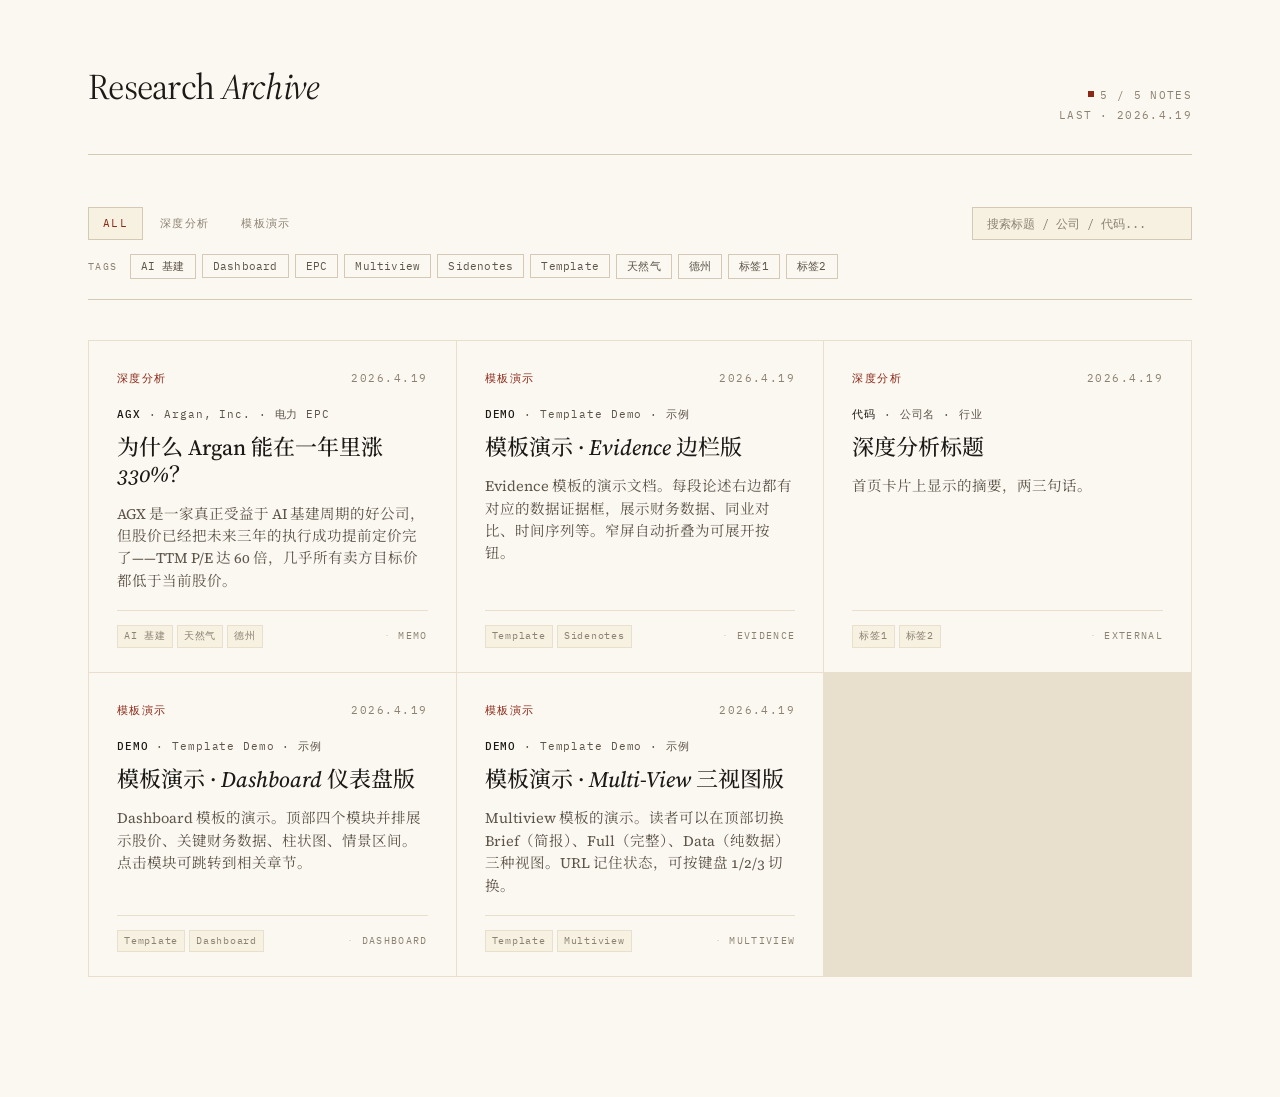
<file: index.html>
<!DOCTYPE html>
<html lang="zh-CN">
<head>
<meta charset="UTF-8">
<meta name="viewport" content="width=device-width, initial-scale=1.0">
<title>Research Archive · 研究档案馆</title>
<link rel="preconnect" href="https://fonts.googleapis.com">
<link rel="preconnect" href="https://fonts.gstatic.com" crossorigin>
<link href="https://fonts.googleapis.com/css2?family=Source+Serif+4:ital,opsz,wght@0,8..60,300;0,8..60,400;0,8..60,500;0,8..60,600;0,8..60,700;1,8..60,400;1,8..60,500&family=Noto+Serif+SC:wght@300;400;500;600;700&family=IBM+Plex+Mono:wght@400;500&display=swap" rel="stylesheet">
<link rel="stylesheet" href="assets/style.css">
</head>
<body>

<div class="archive-page">

  <div class="archive-head">
    <h1>Research <em>Archive</em></h1>
    <div class="archive-meta">
      <span class="dot"></span><span id="meta-count">0 notes</span><br>
      <span id="meta-updated">—</span>
    </div>
  </div>

  <div class="filter-bar">
    <div class="filter-row">
      <div class="cat-tabs" id="cat-tabs"></div>
      <input type="text" class="search-box" id="search-box" placeholder="搜索标题 / 公司 / 代码...">
    </div>
    <div class="filter-row">
      <div class="tag-cloud" id="tag-cloud"></div>
    </div>
  </div>

  <div class="cards-grid" id="cards-grid"></div>

  <div class="empty-state" id="empty-state" style="display:none">
    没有找到符合条件的研究笔记。
  </div>

</div>

<script src="assets/data.js"></script>
<script>
  const state = {
    category: "All",
    tags: new Set(),
    search: ""
  };

  // ---- Collect metadata ----
  const allCategories = ["All", ...new Set(MEMOS.map(m => m.meta.category))];
  const allTags = [...new Set(MEMOS.flatMap(m => m.meta.tags))].sort();

  // ---- Render filter UI ----
  const catTabs = document.getElementById("cat-tabs");
  catTabs.innerHTML = allCategories.map(c =>
    `<button class="cat-tab ${c === "All" ? "active" : ""}" data-cat="${c}">${c === "All" ? "All" : c}</button>`
  ).join("");

  const tagCloud = document.getElementById("tag-cloud");
  tagCloud.innerHTML = `<span class="tag-cloud-label">Tags</span>` +
    allTags.map(t =>
      `<button class="tag-chip" data-tag="${t}">${t}</button>`
    ).join("");

  // ---- Event handlers ----
  catTabs.addEventListener("click", e => {
    if (!e.target.dataset.cat) return;
    state.category = e.target.dataset.cat;
    document.querySelectorAll(".cat-tab").forEach(t =>
      t.classList.toggle("active", t.dataset.cat === state.category)
    );
    render();
  });

  tagCloud.addEventListener("click", e => {
    const tag = e.target.dataset.tag;
    if (!tag) return;
    if (state.tags.has(tag)) state.tags.delete(tag);
    else state.tags.add(tag);
    e.target.classList.toggle("active");
    render();
  });

  document.getElementById("search-box").addEventListener("input", e => {
    state.search = e.target.value.trim().toLowerCase();
    render();
  });

  // ---- Render cards ----
  function render() {
    let filtered = MEMOS.slice();

    // Category filter
    if (state.category !== "All") {
      filtered = filtered.filter(m => m.meta.category === state.category);
    }

    // Tag filter (AND logic — memo must have ALL selected tags)
    if (state.tags.size > 0) {
      filtered = filtered.filter(m =>
        [...state.tags].every(t => m.meta.tags.includes(t))
      );
    }

    // Search
    if (state.search) {
      filtered = filtered.filter(m => {
        const blob = `${m.title} ${m.subtitle} ${m.meta.ticker} ${m.meta.company} ${m.summary}`.toLowerCase();
        return blob.includes(state.search);
      });
    }

    // Sort by date desc
    filtered.sort((a, b) => b.date.localeCompare(a.date));

    const grid = document.getElementById("cards-grid");
    const empty = document.getElementById("empty-state");

    if (filtered.length === 0) {
      grid.innerHTML = "";
      empty.style.display = "block";
    } else {
      empty.style.display = "none";
      grid.innerHTML = filtered.map(m => `
        <a class="card" href="${m.url ? m.url : 'view.html?id=' + encodeURIComponent(m.id)}">
          <div class="card-head">
            <span class="card-category">${m.meta.category}</span>
            <span class="card-date">${formatDate(m.date)}</span>
          </div>
          <div class="card-ticker"><strong>${m.meta.ticker}</strong> · ${m.meta.company} · ${m.meta.industry}</div>
          <div class="card-title">${stripEm(m.title)}</div>
          <div class="card-summary">${m.summary}</div>
          <div class="card-foot">
            <div class="card-tags">
              ${m.meta.tags.slice(0, 3).map(t => `<span class="card-tag">${t}</span>`).join("")}
            </div>
            <div class="card-template">${m.template}</div>
          </div>
        </a>
      `).join("");
    }

    // Update meta
    document.getElementById("meta-count").textContent = `${filtered.length} / ${MEMOS.length} notes`;
  }

  function formatDate(d) {
    const [y, m, day] = d.split("-");
    return `${y}.${parseInt(m)}.${parseInt(day)}`;
  }

  function stripEm(html) {
    // Keep <em> for visual emphasis in card titles
    return html;
  }

  // Last updated
  const latestDate = MEMOS.reduce((max, m) => m.date > max ? m.date : max, "0000-00-00");
  document.getElementById("meta-updated").textContent = `Last · ${formatDate(latestDate)}`;

  render();
</script>

</body>
</html>
</file>
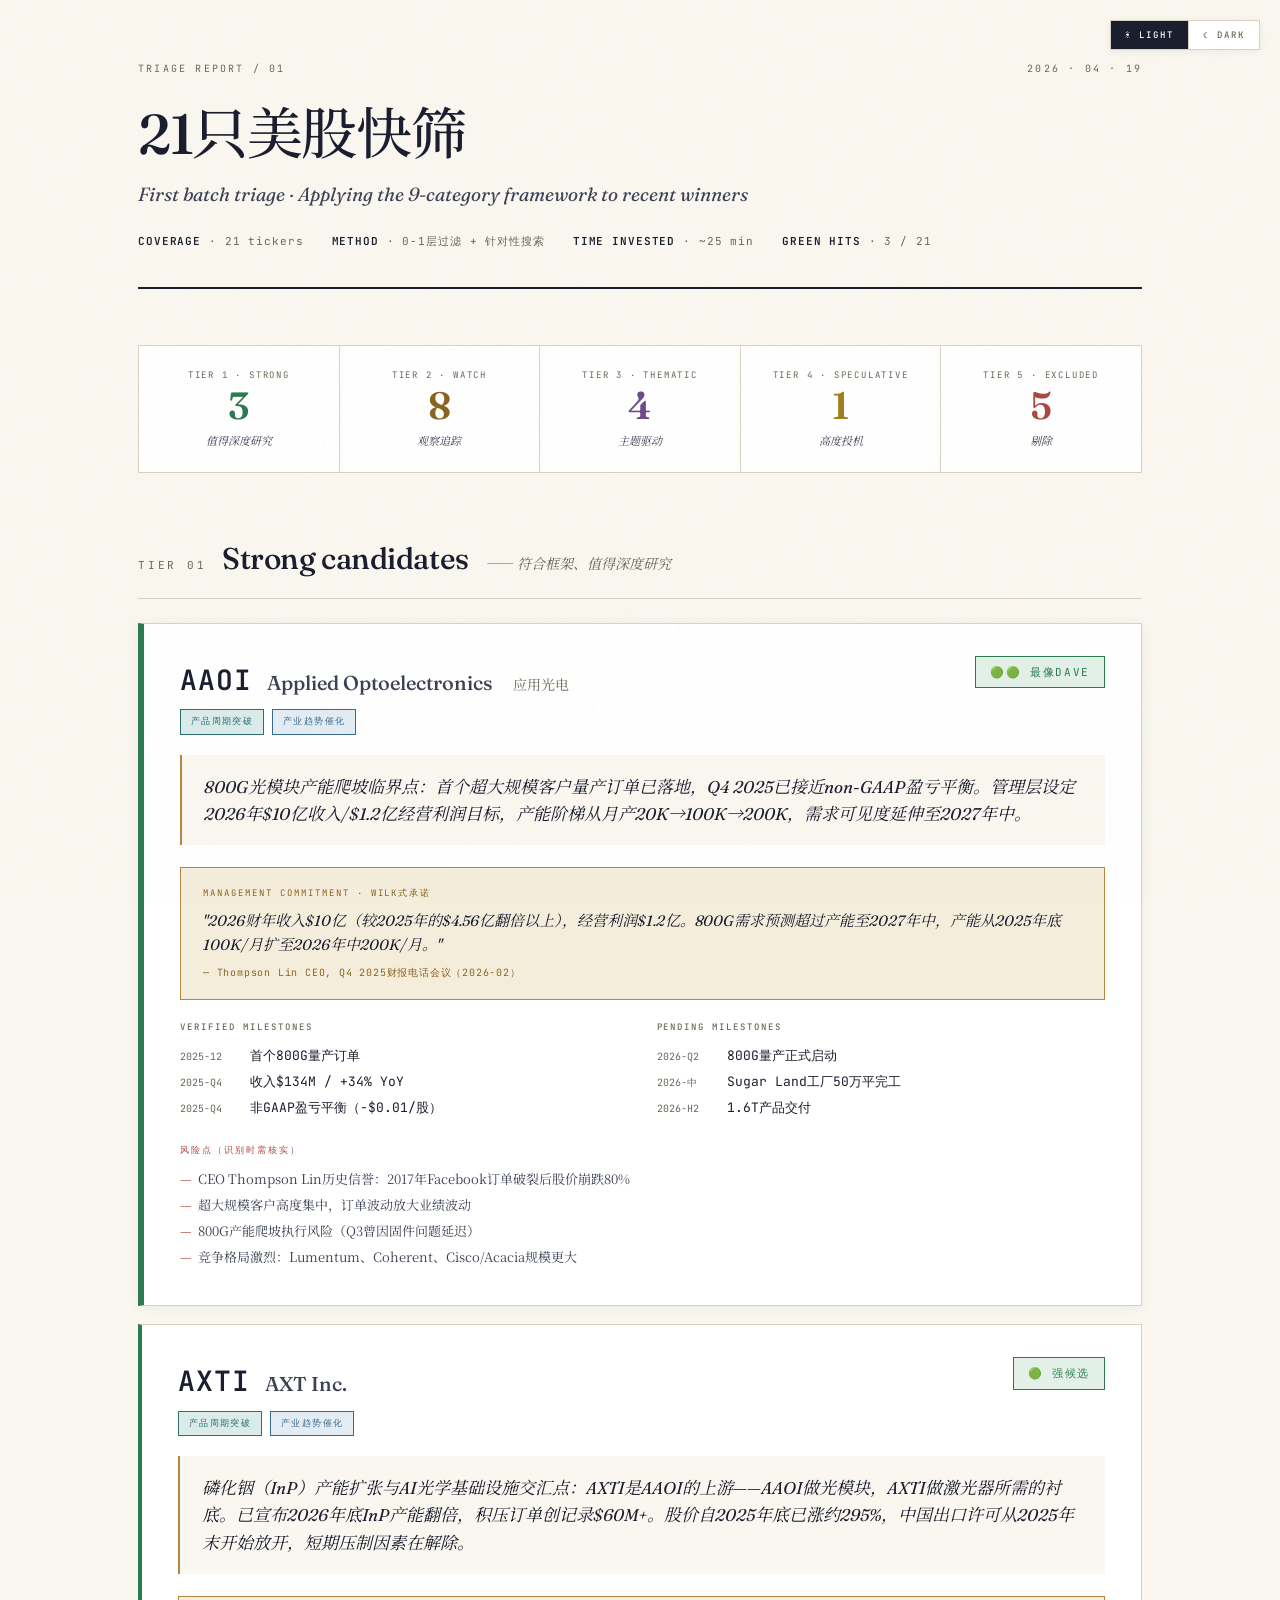
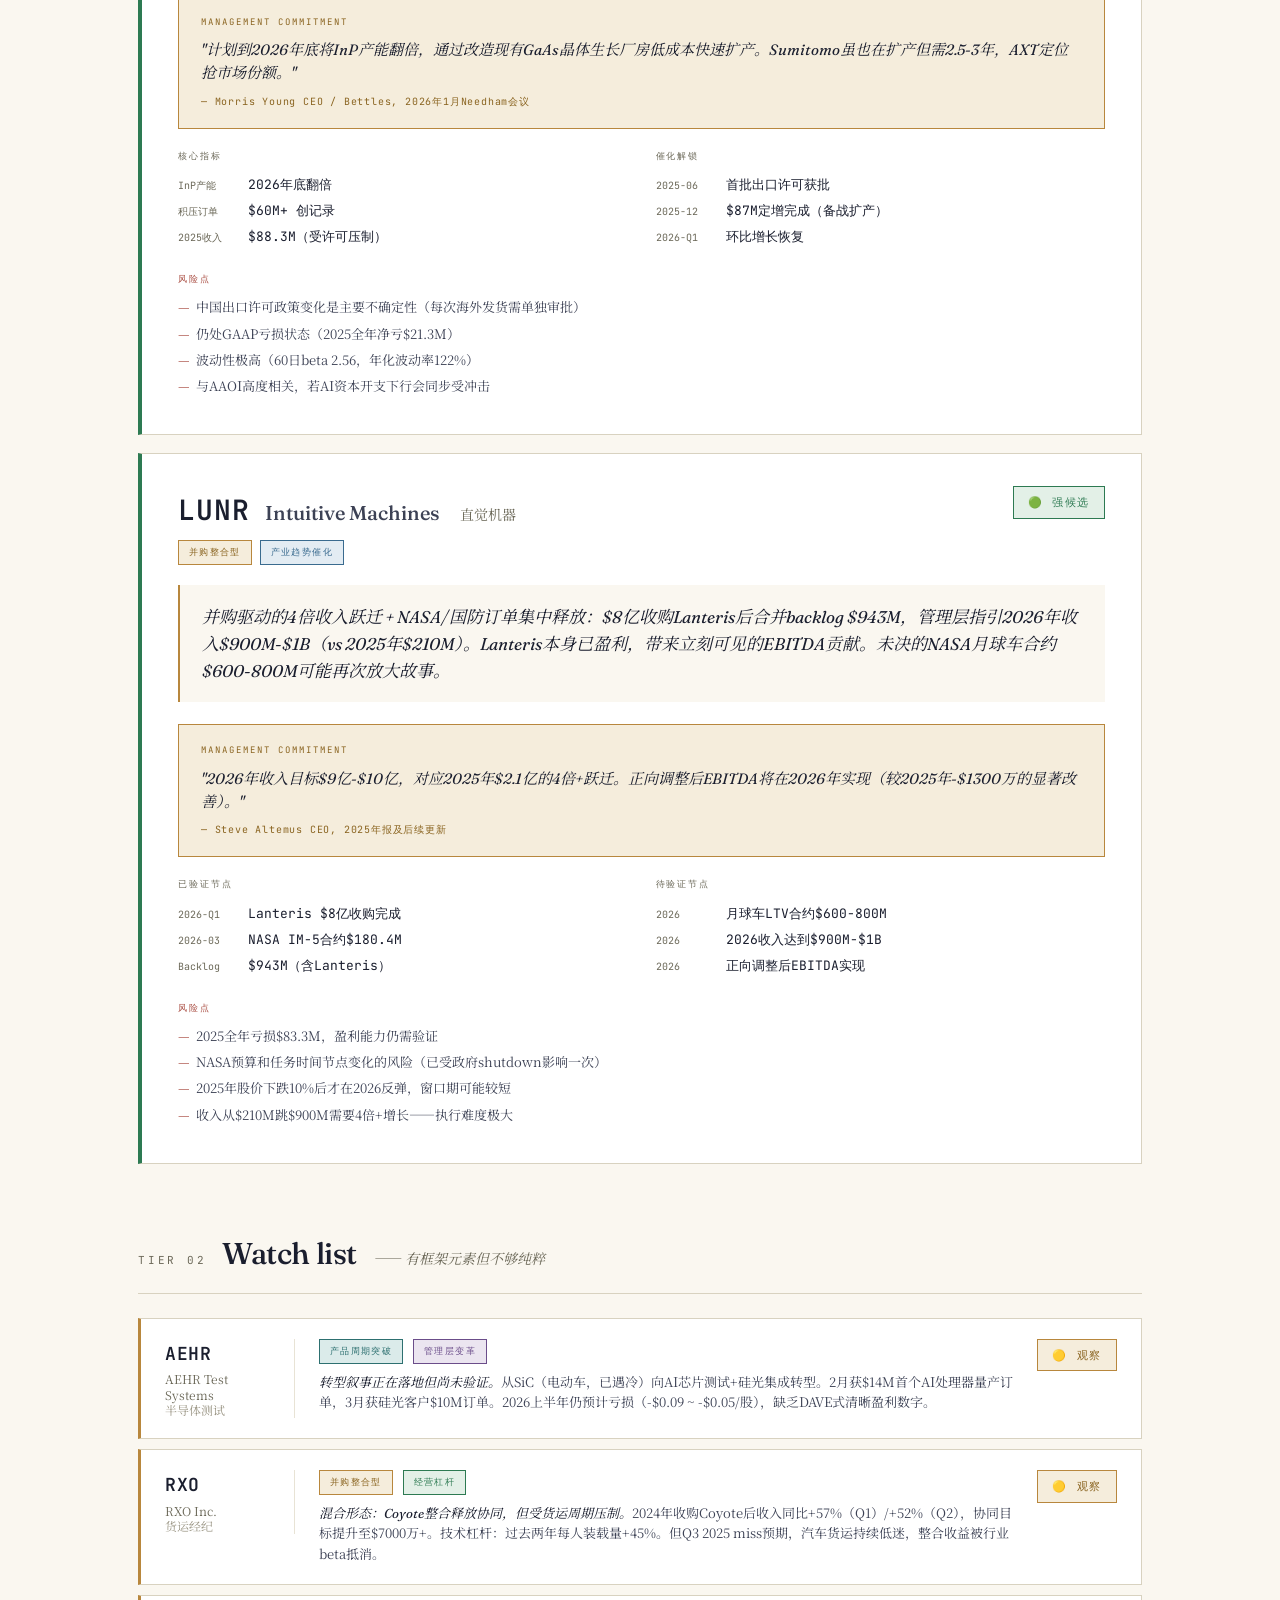
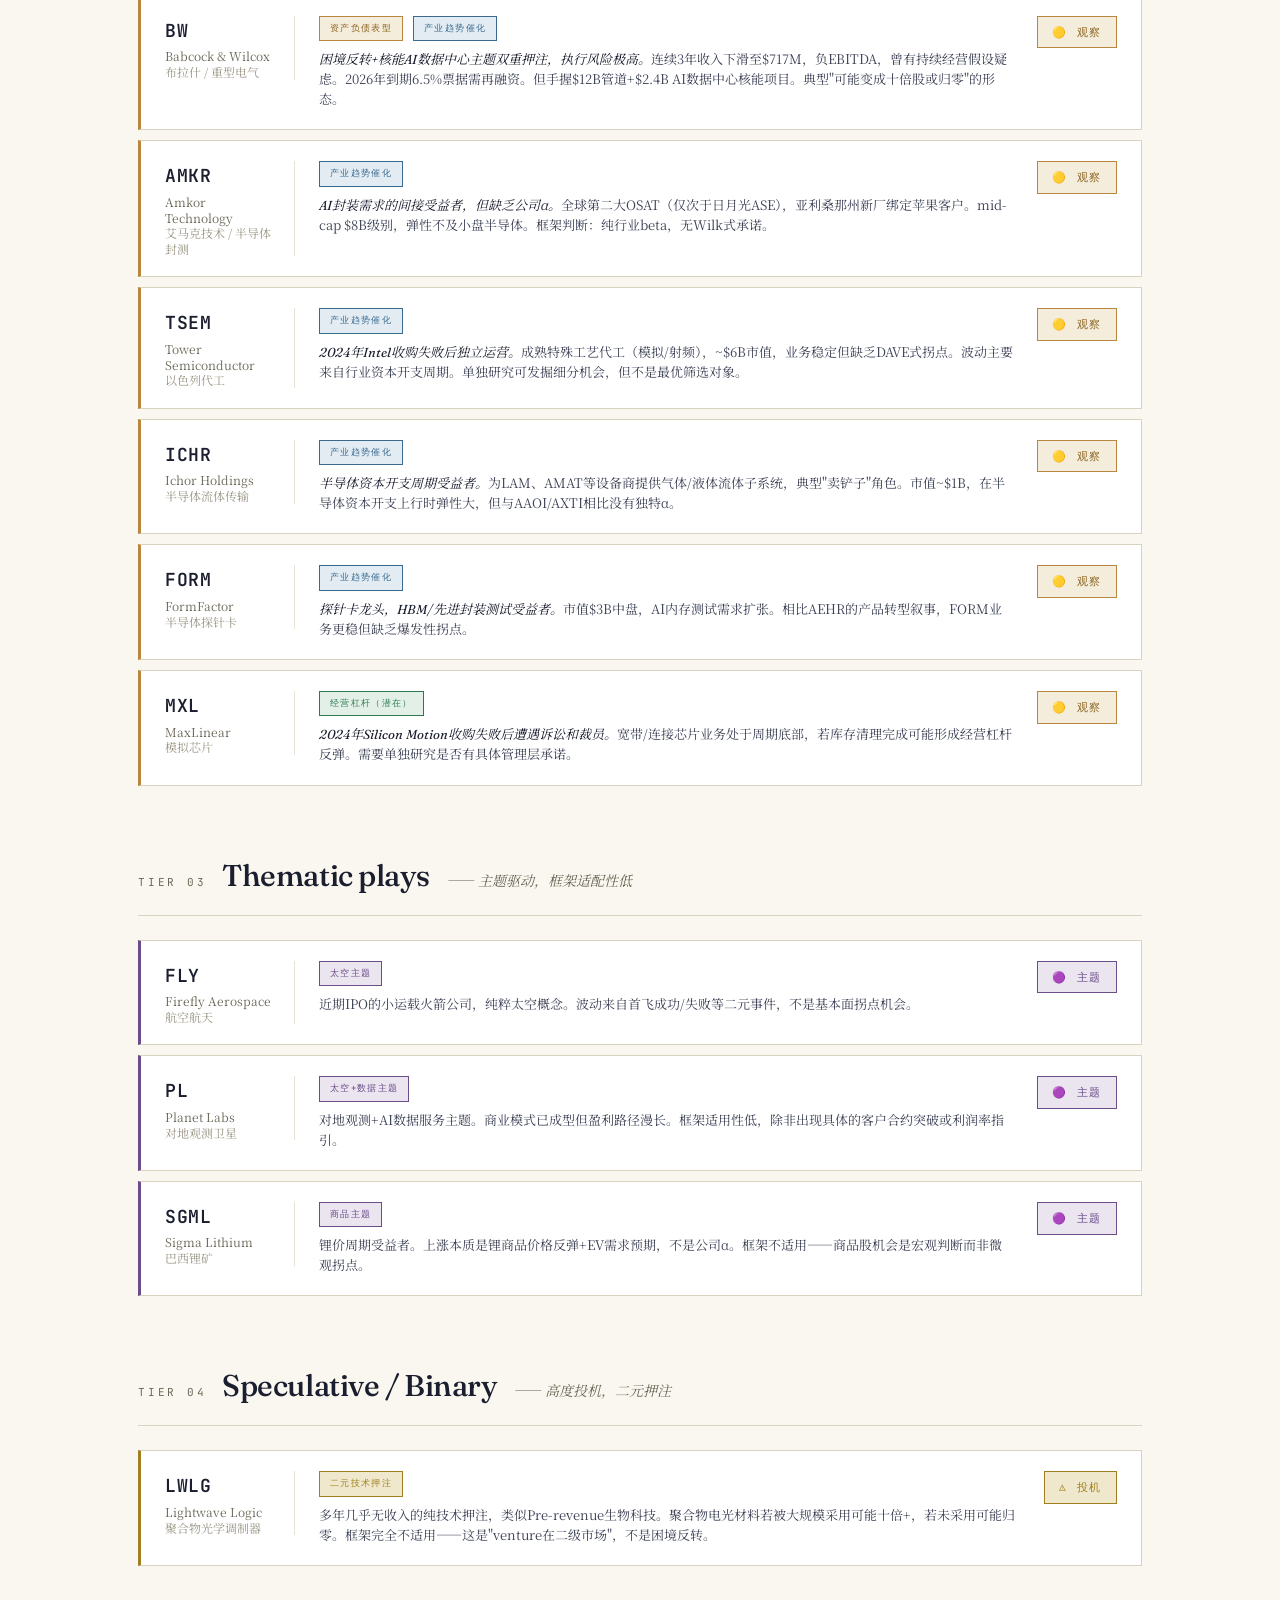
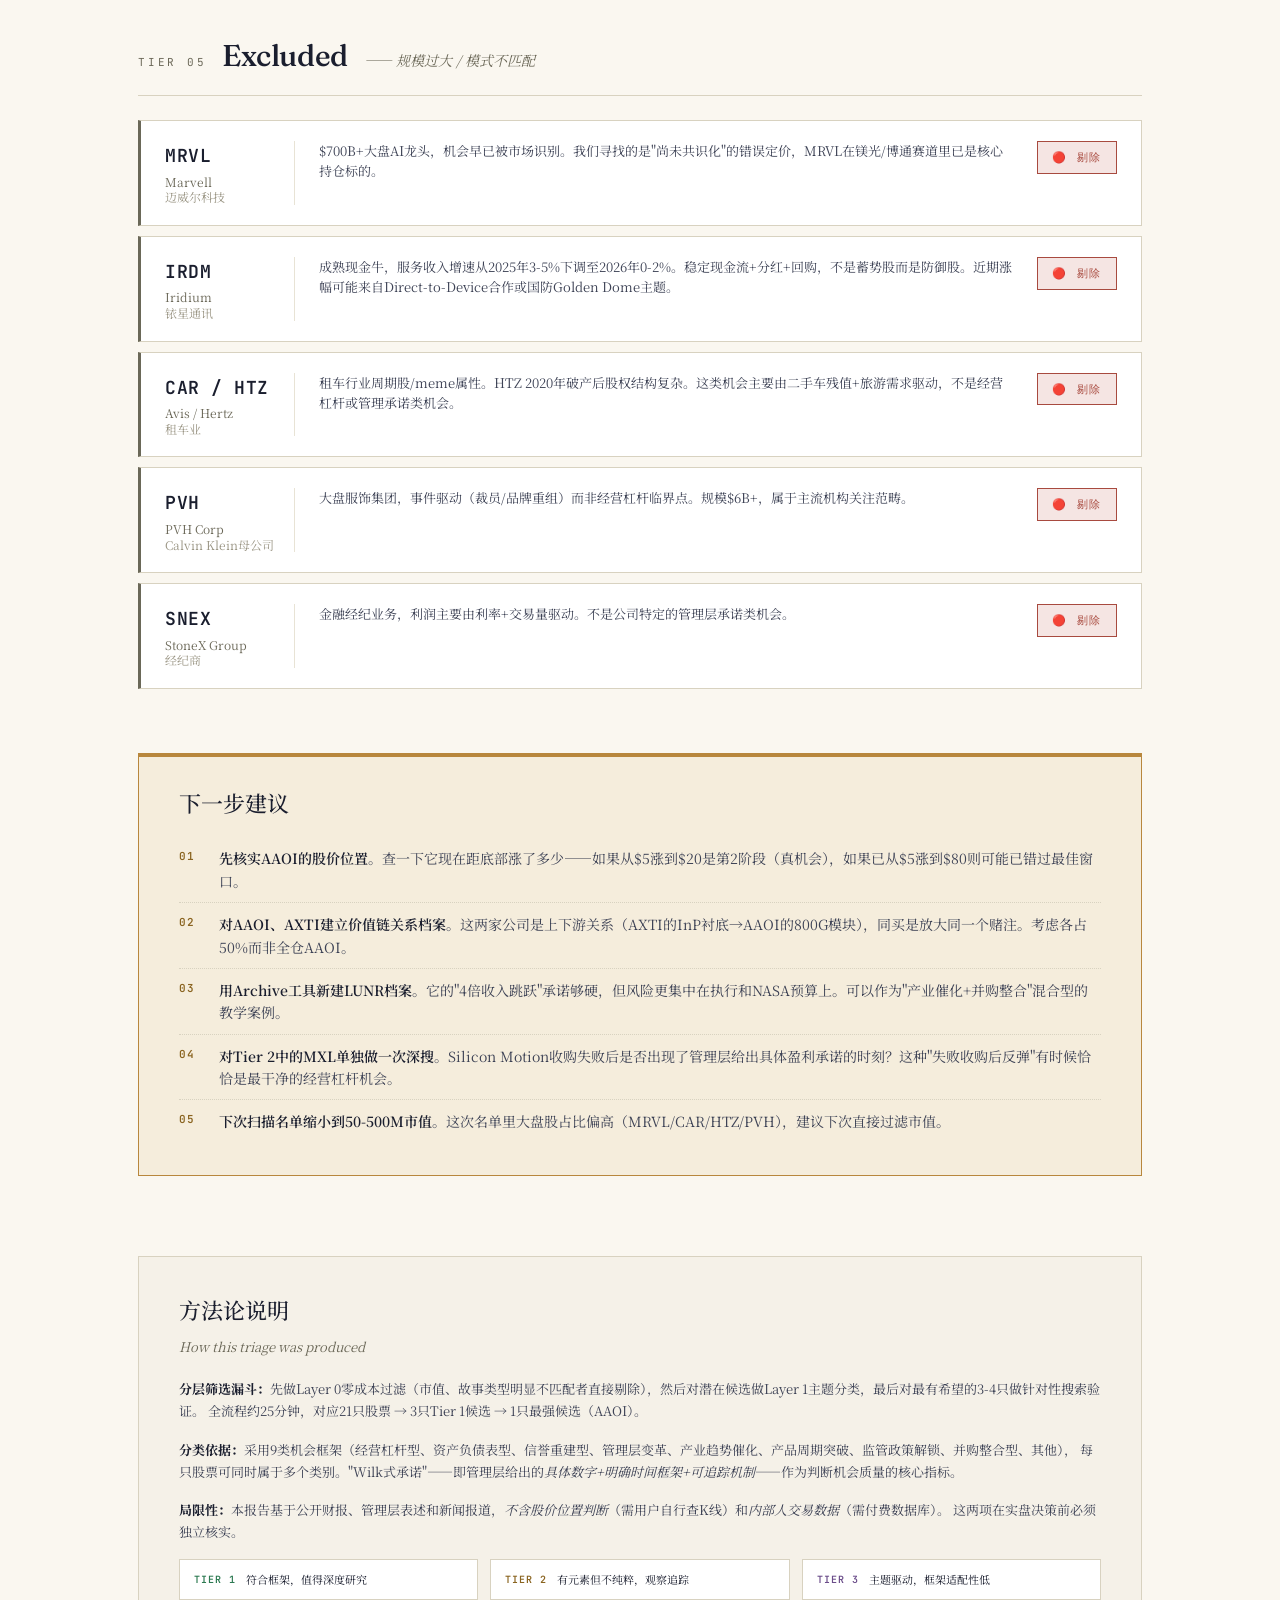
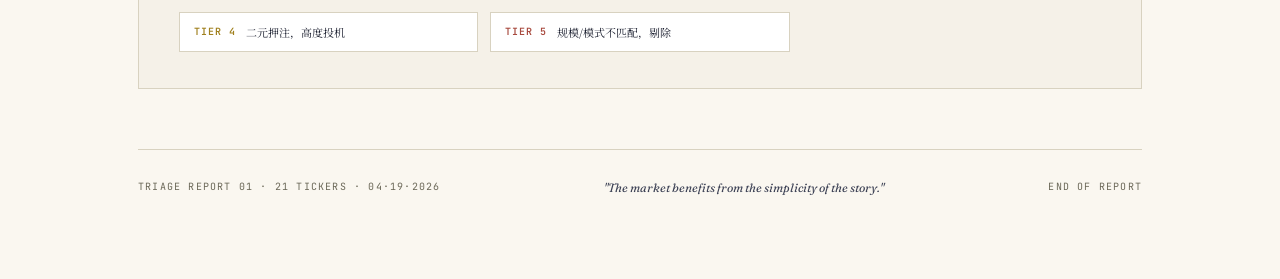
<file: triage-report-03.html>
<!DOCTYPE html>
<html lang="zh-CN">
<head>
<meta charset="UTF-8">
<meta name="viewport" content="width=device-width, initial-scale=1.0">
<title>Triage Report · 21只美股快筛</title>
<script>
  /* Theme init — runs before paint to avoid FOUC */
  (function(){
    try {
      var saved = localStorage.getItem('triage-theme');
      var sys = window.matchMedia && window.matchMedia('(prefers-color-scheme: dark)').matches;
      var mode = saved || (sys ? 'dark' : 'light');
      document.documentElement.classList.add('theme-' + mode);
    } catch(e) {
      document.documentElement.classList.add('theme-light');
    }
  })();
</script>
<link rel="preconnect" href="https://fonts.googleapis.com">
<link rel="preconnect" href="https://fonts.gstatic.com" crossorigin>
<link href="https://fonts.googleapis.com/css2?family=Fraunces:ital,opsz,wght@0,9..144,400;0,9..144,500;0,9..144,600;0,9..144,700;1,9..144,400;1,9..144,500&family=JetBrains+Mono:wght@400;500;600&family=Noto+Serif+SC:wght@400;500;600;700&display=swap" rel="stylesheet">
<style>
  * { box-sizing: border-box; margin: 0; padding: 0; }
  :root {
    --bg: #faf7f0;
    --bg-card: #ffffff;
    --bg-elev: #f5f1e8;
    --border: #d8d2c0;
    --border-soft: #e8e3d5;
    --ink: #1a1e2e;
    --ink-soft: #3d4255;
    --muted: #6b6858;
    --dim: #9a9584;
    --amber: #b8873d;
    --amber-dark: #8a6420;
    --amber-bg: #f5eddc;
    --emerald: #2d7a52;
    --emerald-bg: #e3f0e7;
    --rose: #a84a3f;
    --rose-bg: #f5e5e3;
    --sky: #3a6b8f;
    --sky-bg: #e3ecf3;
    --teal: #2d7070;
    --teal-bg: #dbebea;
    --violet: #6b4d8a;
    --violet-bg: #ebe5f0;
    --gold: #a0801e;
    --gold-bg: #f0e8cd;
    --gray: #6a6858;
    --gray-bg: #ebe8dd;
  }

  /* ============ DARK THEME ============ */
  :root.theme-dark {
    --bg: #14110c;
    --bg-card: #1c1914;
    --bg-elev: #242019;
    --border: #3a352a;
    --border-soft: #2a2620;
    --ink: #f0ebe0;
    --ink-soft: #c9c3b2;
    --muted: #8a8470;
    --dim: #5e5a4e;
    --amber: #c89550;
    --amber-dark: #e8c282;
    --amber-bg: #3a2d18;
    --emerald: #6aaa82;
    --emerald-bg: #1d2e24;
    --rose: #d47a70;
    --rose-bg: #2e1e1b;
    --sky: #85aecb;
    --sky-bg: #1a252e;
    --teal: #6ba8a8;
    --teal-bg: #182a2a;
    --violet: #a089bc;
    --violet-bg: #251e2e;
    --gold: #cfac4c;
    --gold-bg: #2a2515;
    --gray: #8a8470;
    --gray-bg: #25221b;
  }
  :root.theme-dark body::before { mix-blend-mode: screen; opacity: 0.025; }
  :root.theme-dark .featured.emerald-2x { box-shadow: 0 2px 12px rgba(106, 170, 130, 0.12); }

  /* Smooth theme transition on key surfaces */
  body, .featured, .compact, .sum-cell, .summary, .methodology, .next-steps,
  .feat-thesis, .feat-commit, .feat-verdict, .badge, .meth-legend-item,
  .theme-toggle, .theme-toggle button, .doc-header, .doc-footer {
    transition: background-color 0.25s ease, color 0.25s ease, border-color 0.25s ease;
  }

  /* ============ THEME TOGGLE ============ */
  .theme-toggle {
    position: fixed;
    top: 20px;
    right: 20px;
    z-index: 200;
    display: flex;
    background: var(--bg-card);
    border: 1px solid var(--border);
    font-family: 'JetBrains Mono', monospace;
    box-shadow: 0 2px 8px rgba(0,0,0,0.06);
  }
  :root.theme-dark .theme-toggle { box-shadow: 0 2px 12px rgba(0,0,0,0.4); }
  .theme-toggle button {
    appearance: none;
    -webkit-appearance: none;
    background: transparent;
    border: none;
    padding: 8px 14px;
    font-family: inherit;
    font-size: 9px;
    letter-spacing: 0.22em;
    font-weight: 500;
    color: var(--muted);
    cursor: pointer;
    text-transform: uppercase;
  }
  .theme-toggle button + button { border-left: 1px solid var(--border); }
  .theme-toggle button:hover { color: var(--ink); }
  .theme-toggle button.active {
    background: var(--ink);
    color: var(--bg-card);
  }

  @media (max-width: 800px) {
    .theme-toggle { top: 12px; right: 12px; }
    .theme-toggle button { padding: 6px 10px; font-size: 8px; letter-spacing: 0.18em; }
  }

  @media print {
    .theme-toggle { display: none; }
    :root.theme-dark {
      --bg: #faf7f0; --bg-card: #ffffff; --bg-elev: #f5f1e8;
      --border: #d8d2c0; --border-soft: #e8e3d5;
      --ink: #1a1e2e; --ink-soft: #3d4255; --muted: #6b6858; --dim: #9a9584;
      --amber: #b8873d; --amber-dark: #8a6420; --amber-bg: #f5eddc;
      --emerald: #2d7a52; --emerald-bg: #e3f0e7;
      --rose: #a84a3f; --rose-bg: #f5e5e3;
      --sky: #3a6b8f; --sky-bg: #e3ecf3;
      --teal: #2d7070; --teal-bg: #dbebea;
      --violet: #6b4d8a; --violet-bg: #ebe5f0;
      --gold: #a0801e; --gold-bg: #f0e8cd;
      --gray: #6a6858; --gray-bg: #ebe8dd;
    }
  }
  html { scroll-behavior: smooth; }
  body {
    background: var(--bg);
    color: var(--ink);
    font-family: 'Noto Serif SC', 'Fraunces', Georgia, serif;
    font-size: 15px;
    line-height: 1.7;
    min-height: 100vh;
    overflow-x: hidden;
  }
  body::before {
    content: '';
    position: fixed; inset: 0;
    background-image: url("data:image/svg+xml,%3Csvg viewBox='0 0 200 200' xmlns='http://www.w3.org/2000/svg'%3E%3Cfilter id='n'%3E%3CfeTurbulence type='fractalNoise' baseFrequency='0.85' numOctaves='3'/%3E%3C/filter%3E%3Crect width='100%25' height='100%25' filter='url(%23n)' opacity='0.6'/%3E%3C/svg%3E");
    opacity: 0.04;
    pointer-events: none;
    z-index: 100;
    mix-blend-mode: multiply;
  }
  .mono { font-family: 'JetBrains Mono', 'SF Mono', Menlo, monospace; }
  .display { font-family: 'Fraunces', 'Noto Serif SC', Georgia, serif; font-optical-sizing: auto; }

  .container { max-width: 1100px; margin: 0 auto; padding: 60px 48px 80px; }

  /* Header */
  .doc-header {
    margin-bottom: 56px;
    padding-bottom: 36px;
    border-bottom: 2px solid var(--ink);
  }
  .doc-top-line {
    display: flex; justify-content: space-between; align-items: baseline;
    margin-bottom: 28px;
    font-family: 'JetBrains Mono', monospace;
    font-size: 10px;
    letter-spacing: 0.22em;
    color: var(--muted);
    text-transform: uppercase;
  }
  .doc-title {
    font-family: 'Fraunces', 'Noto Serif SC', serif;
    font-size: 56px;
    font-weight: 500;
    line-height: 1.05;
    letter-spacing: -0.025em;
    color: var(--ink);
    margin-bottom: 14px;
  }
  .doc-subtitle {
    font-family: 'Fraunces', serif;
    font-style: italic;
    font-size: 19px;
    color: var(--ink-soft);
    margin-bottom: 22px;
  }
  .doc-meta {
    display: flex; gap: 28px; flex-wrap: wrap;
    font-family: 'JetBrains Mono', monospace;
    font-size: 11px;
    color: var(--muted);
    letter-spacing: 0.08em;
  }
  .doc-meta strong { color: var(--ink); font-weight: 600; }

  /* Stats summary */
  .summary {
    display: grid;
    grid-template-columns: repeat(5, 1fr);
    gap: 1px;
    background: var(--border);
    border: 1px solid var(--border);
    margin-bottom: 60px;
  }
  .sum-cell {
    background: var(--bg-card);
    padding: 22px 20px;
    text-align: center;
  }
  .sum-num {
    font-family: 'Fraunces', serif;
    font-size: 38px;
    font-weight: 600;
    line-height: 1;
    margin-bottom: 6px;
  }
  .sum-label {
    font-family: 'JetBrains Mono', monospace;
    font-size: 9px;
    letter-spacing: 0.2em;
    color: var(--muted);
    text-transform: uppercase;
    margin-bottom: 4px;
  }
  .sum-tier-name {
    font-size: 11px;
    color: var(--ink-soft);
    font-style: italic;
  }

  /* Tier heading */
  .tier-section { margin-bottom: 64px; }
  .tier-head {
    display: flex; align-items: baseline; gap: 16px;
    margin-bottom: 24px;
    padding-bottom: 14px;
    border-bottom: 1px solid var(--border);
  }
  .tier-num {
    font-family: 'JetBrains Mono', monospace;
    font-size: 11px;
    letter-spacing: 0.25em;
    color: var(--muted);
    text-transform: uppercase;
  }
  .tier-title {
    font-family: 'Fraunces', 'Noto Serif SC', serif;
    font-size: 30px;
    font-weight: 500;
    letter-spacing: -0.015em;
  }
  .tier-desc {
    font-style: italic;
    color: var(--muted);
    font-size: 14px;
    flex: 1;
  }

  /* Featured card (Tier 1) */
  .featured {
    background: var(--bg-card);
    border: 1px solid var(--border);
    border-left: 4px solid var(--emerald);
    padding: 32px 36px;
    margin-bottom: 18px;
    position: relative;
  }
  .featured.emerald-2x { border-left-width: 6px; box-shadow: 0 2px 12px rgba(45, 122, 82, 0.08); }
  .feat-head {
    display: flex; justify-content: space-between; align-items: flex-start;
    margin-bottom: 20px;
    gap: 20px;
  }
  .feat-title-block { flex: 1; }
  .feat-ticker-row {
    display: flex; align-items: baseline; gap: 16px; flex-wrap: wrap;
    margin-bottom: 6px;
  }
  .feat-ticker {
    font-family: 'JetBrains Mono', monospace;
    font-size: 28px;
    font-weight: 600;
    letter-spacing: 0.03em;
    color: var(--ink);
  }
  .feat-name {
    font-family: 'Fraunces', 'Noto Serif SC', serif;
    font-size: 20px;
    color: var(--ink-soft);
    font-weight: 500;
  }
  .feat-chinese {
    font-family: 'Noto Serif SC', serif;
    color: var(--muted);
    font-size: 14px;
    margin-left: 4px;
  }
  .feat-badges {
    display: flex; gap: 8px; flex-wrap: wrap;
  }
  .badge {
    display: inline-flex; align-items: center; gap: 6px;
    padding: 4px 10px;
    font-family: 'JetBrains Mono', monospace;
    font-size: 9px;
    letter-spacing: 0.15em;
    border: 1px solid;
    text-transform: uppercase;
  }
  .badge-emerald { color: var(--emerald); border-color: var(--emerald); background: var(--emerald-bg); }
  .badge-sky { color: var(--sky); border-color: var(--sky); background: var(--sky-bg); }
  .badge-teal { color: var(--teal); border-color: var(--teal); background: var(--teal-bg); }
  .badge-amber { color: var(--amber-dark); border-color: var(--amber); background: var(--amber-bg); }
  .badge-violet { color: var(--violet); border-color: var(--violet); background: var(--violet-bg); }
  .badge-rose { color: var(--rose); border-color: var(--rose); background: var(--rose-bg); }
  .badge-gold { color: var(--gold); border-color: var(--gold); background: var(--gold-bg); }
  .badge-gray { color: var(--gray); border-color: var(--gray); background: var(--gray-bg); }

  .feat-verdict {
    font-family: 'JetBrains Mono', monospace;
    font-size: 11px;
    letter-spacing: 0.15em;
    padding: 6px 14px;
    border: 1px solid;
    white-space: nowrap;
  }
  .verdict-strong { color: var(--emerald); border-color: var(--emerald); background: var(--emerald-bg); }
  .verdict-watch { color: var(--amber-dark); border-color: var(--amber); background: var(--amber-bg); }
  .verdict-thematic { color: var(--violet); border-color: var(--violet); background: var(--violet-bg); }
  .verdict-exclude { color: var(--rose); border-color: var(--rose); background: var(--rose-bg); }
  .verdict-speculate { color: var(--gold); border-color: var(--gold); background: var(--gold-bg); }

  .feat-thesis {
    font-family: 'Fraunces', 'Noto Serif SC', serif;
    font-style: italic;
    font-size: 17px;
    line-height: 1.6;
    color: var(--ink);
    padding: 18px 22px;
    background: var(--bg);
    border-left: 2px solid var(--amber);
    margin-bottom: 22px;
  }
  .feat-grid {
    display: grid;
    grid-template-columns: 1fr 1fr;
    gap: 28px;
    margin-bottom: 20px;
  }
  .feat-data-block h4 {
    font-family: 'JetBrains Mono', monospace;
    font-size: 9px;
    letter-spacing: 0.22em;
    color: var(--muted);
    text-transform: uppercase;
    margin-bottom: 10px;
    font-weight: 500;
  }
  .feat-data-block p {
    font-size: 14px;
    line-height: 1.6;
    color: var(--ink-soft);
  }
  .feat-data-block .mono-val {
    font-family: 'JetBrains Mono', monospace;
    font-size: 13px;
    color: var(--ink);
    display: block;
    margin-bottom: 4px;
  }
  .feat-data-block .mono-val .label {
    display: inline-block;
    width: 70px;
    color: var(--muted);
    font-size: 10px;
  }

  .feat-commit {
    background: var(--amber-bg);
    border: 1px solid var(--amber);
    padding: 18px 22px;
    margin-bottom: 20px;
  }
  .feat-commit-label {
    font-family: 'JetBrains Mono', monospace;
    font-size: 9px;
    letter-spacing: 0.22em;
    color: var(--amber-dark);
    margin-bottom: 8px;
    text-transform: uppercase;
  }
  .feat-commit-text {
    font-family: 'Fraunces', 'Noto Serif SC', serif;
    font-style: italic;
    font-size: 15px;
    line-height: 1.55;
    color: var(--ink);
    margin-bottom: 8px;
  }
  .feat-commit-source {
    font-family: 'JetBrains Mono', monospace;
    font-size: 10px;
    color: var(--amber-dark);
    letter-spacing: 0.08em;
  }

  .feat-risks {
    list-style: none;
    font-size: 13px;
  }
  .feat-risks h4 {
    font-family: 'JetBrains Mono', monospace;
    font-size: 9px;
    letter-spacing: 0.22em;
    color: var(--rose);
    text-transform: uppercase;
    margin-bottom: 10px;
    font-weight: 500;
  }
  .feat-risks li {
    padding-left: 18px;
    position: relative;
    margin-bottom: 6px;
    color: var(--ink-soft);
    line-height: 1.55;
  }
  .feat-risks li::before {
    content: '—';
    position: absolute;
    left: 0;
    color: var(--rose);
  }

  /* Compact card (Tier 2, 3) */
  .compact {
    background: var(--bg-card);
    border: 1px solid var(--border);
    border-left: 3px solid;
    padding: 20px 24px;
    margin-bottom: 10px;
    display: grid;
    grid-template-columns: 130px 1fr auto;
    gap: 24px;
    align-items: flex-start;
  }
  .compact.amber-border { border-left-color: var(--amber); }
  .compact.violet-border { border-left-color: var(--violet); }
  .compact.gray-border { border-left-color: var(--gray); }
  .compact.gold-border { border-left-color: var(--gold); }

  .compact-ticker-block {
    border-right: 1px solid var(--border-soft);
    padding-right: 18px;
  }
  .compact-ticker {
    font-family: 'JetBrains Mono', monospace;
    font-size: 18px;
    font-weight: 600;
    letter-spacing: 0.03em;
    color: var(--ink);
    margin-bottom: 2px;
  }
  .compact-name {
    font-size: 12px;
    color: var(--muted);
    line-height: 1.3;
  }
  .compact-body { min-width: 0; }
  .compact-head-row {
    display: flex; gap: 10px; align-items: center; flex-wrap: wrap;
    margin-bottom: 8px;
  }
  .compact-thesis {
    font-size: 13px;
    line-height: 1.55;
    color: var(--ink-soft);
  }
  .compact-thesis em {
    font-family: 'Fraunces', 'Noto Serif SC', serif;
    font-style: italic;
    color: var(--ink);
  }
  .compact-verdict { white-space: nowrap; }

  /* Methodology */
  .methodology {
    margin-top: 80px;
    padding: 36px 40px;
    background: var(--bg-elev);
    border: 1px solid var(--border);
  }
  .meth-title {
    font-family: 'Fraunces', 'Noto Serif SC', serif;
    font-size: 22px;
    font-weight: 500;
    margin-bottom: 6px;
  }
  .meth-subtitle {
    font-style: italic;
    color: var(--muted);
    font-size: 13px;
    margin-bottom: 20px;
  }
  .meth-text {
    font-size: 13px;
    line-height: 1.7;
    color: var(--ink-soft);
    margin-bottom: 16px;
  }
  .meth-text strong { color: var(--ink); }
  .meth-legend {
    display: grid;
    grid-template-columns: repeat(3, 1fr);
    gap: 12px;
    margin-top: 16px;
  }
  .meth-legend-item {
    padding: 10px 14px;
    background: var(--bg-card);
    border: 1px solid var(--border);
    font-size: 11px;
    display: flex; gap: 10px; align-items: center;
  }
  .meth-legend-item .key {
    font-family: 'JetBrains Mono', monospace;
    font-weight: 600;
    letter-spacing: 0.1em;
    font-size: 10px;
  }

  /* Footer */
  .doc-footer {
    margin-top: 60px;
    padding-top: 28px;
    border-top: 1px solid var(--border);
    font-family: 'JetBrains Mono', monospace;
    font-size: 10px;
    color: var(--muted);
    letter-spacing: 0.12em;
    display: flex;
    justify-content: space-between;
    flex-wrap: wrap;
    gap: 14px;
  }
  .doc-footer em {
    font-family: 'Fraunces', serif;
    font-style: italic;
    color: var(--ink-soft);
    letter-spacing: normal;
    font-size: 12px;
  }

  /* Section divider */
  .next-steps {
    margin-top: 60px;
    padding: 32px 40px;
    background: var(--amber-bg);
    border: 1px solid var(--amber);
    position: relative;
  }
  .next-steps::before {
    content: '';
    position: absolute;
    top: 0; left: 0; right: 0;
    height: 3px;
    background: var(--amber);
  }
  .next-title {
    font-family: 'Fraunces', 'Noto Serif SC', serif;
    font-size: 22px;
    font-weight: 500;
    margin-bottom: 14px;
    color: var(--ink);
  }
  .next-list {
    list-style: none;
    counter-reset: step;
  }
  .next-list li {
    counter-increment: step;
    padding: 10px 0 10px 40px;
    position: relative;
    font-size: 14px;
    line-height: 1.6;
    color: var(--ink-soft);
    border-bottom: 1px dotted var(--border);
  }
  .next-list li:last-child { border-bottom: none; }
  .next-list li::before {
    content: counter(step, decimal-leading-zero);
    position: absolute;
    left: 0; top: 11px;
    font-family: 'JetBrains Mono', monospace;
    font-size: 11px;
    color: var(--amber-dark);
    letter-spacing: 0.1em;
    font-weight: 600;
  }
  .next-list li strong { color: var(--ink); font-weight: 600; }

  @media (max-width: 800px) {
    .container { padding: 32px 20px 60px; }
    .doc-title { font-size: 34px; }
    .summary { grid-template-columns: repeat(2, 1fr); }
    .feat-grid { grid-template-columns: 1fr; gap: 20px; }
    .compact { grid-template-columns: 1fr; gap: 14px; }
    .compact-ticker-block { border-right: none; border-bottom: 1px solid var(--border-soft); padding-right: 0; padding-bottom: 10px; display: flex; justify-content: space-between; align-items: baseline; }
    .feat-head { flex-direction: column; }
    .meth-legend { grid-template-columns: 1fr; }
    .methodology, .next-steps { padding: 24px; }
  }

  @media print {
    body { background: white; }
    body::before { display: none; }
    .container { padding: 20px; max-width: none; }
    .featured, .compact { break-inside: avoid; box-shadow: none; }
  }
</style>
</head>
<body>

<div class="theme-toggle" role="group" aria-label="主题切换">
  <button type="button" data-theme-btn="light" aria-label="浅色模式">☀ LIGHT</button>
  <button type="button" data-theme-btn="dark" aria-label="深色模式">☾ DARK</button>
</div>

<div class="container">

  <!-- Header -->
  <header class="doc-header">
    <div class="doc-top-line">
      <span>TRIAGE REPORT / 01</span>
      <span>2026 · 04 · 19</span>
    </div>
    <h1 class="doc-title">21只美股快筛</h1>
    <div class="doc-subtitle">First batch triage · Applying the 9-category framework to recent winners</div>
    <div class="doc-meta">
      <span><strong>COVERAGE</strong> · 21 tickers</span>
      <span><strong>METHOD</strong> · 0-1层过滤 + 针对性搜索</span>
      <span><strong>TIME INVESTED</strong> · ~25 min</span>
      <span><strong>GREEN HITS</strong> · 3 / 21</span>
    </div>
  </header>

  <!-- Summary stats -->
  <div class="summary">
    <div class="sum-cell">
      <div class="sum-label">TIER 1 · STRONG</div>
      <div class="sum-num" style="color: var(--emerald);">3</div>
      <div class="sum-tier-name">值得深度研究</div>
    </div>
    <div class="sum-cell">
      <div class="sum-label">TIER 2 · WATCH</div>
      <div class="sum-num" style="color: var(--amber-dark);">8</div>
      <div class="sum-tier-name">观察追踪</div>
    </div>
    <div class="sum-cell">
      <div class="sum-label">TIER 3 · THEMATIC</div>
      <div class="sum-num" style="color: var(--violet);">4</div>
      <div class="sum-tier-name">主题驱动</div>
    </div>
    <div class="sum-cell">
      <div class="sum-label">TIER 4 · SPECULATIVE</div>
      <div class="sum-num" style="color: var(--gold);">1</div>
      <div class="sum-tier-name">高度投机</div>
    </div>
    <div class="sum-cell">
      <div class="sum-label">TIER 5 · EXCLUDED</div>
      <div class="sum-num" style="color: var(--rose);">5</div>
      <div class="sum-tier-name">剔除</div>
    </div>
  </div>

  <!-- ============ TIER 1 ============ -->
  <section class="tier-section">
    <div class="tier-head">
      <span class="tier-num">TIER 01</span>
      <h2 class="tier-title">Strong candidates</h2>
      <span class="tier-desc">—— 符合框架、值得深度研究</span>
    </div>

    <!-- AAOI - Featured -->
    <div class="featured emerald-2x">
      <div class="feat-head">
        <div class="feat-title-block">
          <div class="feat-ticker-row">
            <span class="feat-ticker">AAOI</span>
            <span class="feat-name">Applied Optoelectronics</span>
            <span class="feat-chinese">应用光电</span>
          </div>
          <div class="feat-badges">
            <span class="badge badge-teal">产品周期突破</span>
            <span class="badge badge-sky">产业趋势催化</span>
          </div>
        </div>
        <div class="feat-verdict verdict-strong">🟢🟢 最像DAVE</div>
      </div>

      <div class="feat-thesis">
        800G光模块产能爬坡临界点：首个超大规模客户量产订单已落地，Q4 2025已接近non-GAAP盈亏平衡。管理层设定2026年$10亿收入/$1.2亿经营利润目标，产能阶梯从月产20K→100K→200K，需求可见度延伸至2027年中。
      </div>

      <div class="feat-commit">
        <div class="feat-commit-label">Management Commitment · Wilk式承诺</div>
        <div class="feat-commit-text">"2026财年收入$10亿（较2025年的$4.56亿翻倍以上），经营利润$1.2亿。800G需求预测超过产能至2027年中，产能从2025年底100K/月扩至2026年中200K/月。"</div>
        <div class="feat-commit-source">— Thompson Lin CEO, Q4 2025财报电话会议（2026-02）</div>
      </div>

      <div class="feat-grid">
        <div class="feat-data-block">
          <h4>Verified Milestones</h4>
          <span class="mono-val"><span class="label">2025-12</span>首个800G量产订单</span>
          <span class="mono-val"><span class="label">2025-Q4</span>收入$134M / +34% YoY</span>
          <span class="mono-val"><span class="label">2025-Q4</span>非GAAP盈亏平衡（-$0.01/股）</span>
        </div>
        <div class="feat-data-block">
          <h4>Pending Milestones</h4>
          <span class="mono-val"><span class="label">2026-Q2</span>800G量产正式启动</span>
          <span class="mono-val"><span class="label">2026-中</span>Sugar Land工厂50万平完工</span>
          <span class="mono-val"><span class="label">2026-H2</span>1.6T产品交付</span>
        </div>
      </div>

      <ul class="feat-risks">
        <h4>风险点（识别时需核实）</h4>
        <li>CEO Thompson Lin历史信誉：2017年Facebook订单破裂后股价崩跌80%</li>
        <li>超大规模客户高度集中，订单波动放大业绩波动</li>
        <li>800G产能爬坡执行风险（Q3曾因固件问题延迟）</li>
        <li>竞争格局激烈：Lumentum、Coherent、Cisco/Acacia规模更大</li>
      </ul>
    </div>

    <!-- AXTI - Featured -->
    <div class="featured">
      <div class="feat-head">
        <div class="feat-title-block">
          <div class="feat-ticker-row">
            <span class="feat-ticker">AXTI</span>
            <span class="feat-name">AXT Inc.</span>
          </div>
          <div class="feat-badges">
            <span class="badge badge-teal">产品周期突破</span>
            <span class="badge badge-sky">产业趋势催化</span>
          </div>
        </div>
        <div class="feat-verdict verdict-strong">🟢 强候选</div>
      </div>

      <div class="feat-thesis">
        磷化铟（InP）产能扩张与AI光学基础设施交汇点：AXTI是AAOI的上游——AAOI做光模块，AXTI做激光器所需的衬底。已宣布2026年底InP产能翻倍，积压订单创记录$60M+。股价自2025年底已涨约295%，中国出口许可从2025年末开始放开，短期压制因素在解除。
      </div>

      <div class="feat-commit">
        <div class="feat-commit-label">Management Commitment</div>
        <div class="feat-commit-text">"计划到2026年底将InP产能翻倍，通过改造现有GaAs晶体生长厂房低成本快速扩产。Sumitomo虽也在扩产但需2.5-3年，AXT定位抢市场份额。"</div>
        <div class="feat-commit-source">— Morris Young CEO / Bettles, 2026年1月Needham会议</div>
      </div>

      <div class="feat-grid">
        <div class="feat-data-block">
          <h4>核心指标</h4>
          <span class="mono-val"><span class="label">InP产能</span>2026年底翻倍</span>
          <span class="mono-val"><span class="label">积压订单</span>$60M+ 创记录</span>
          <span class="mono-val"><span class="label">2025收入</span>$88.3M（受许可压制）</span>
        </div>
        <div class="feat-data-block">
          <h4>催化解锁</h4>
          <span class="mono-val"><span class="label">2025-06</span>首批出口许可获批</span>
          <span class="mono-val"><span class="label">2025-12</span>$87M定增完成（备战扩产）</span>
          <span class="mono-val"><span class="label">2026-Q1</span>环比增长恢复</span>
        </div>
      </div>

      <ul class="feat-risks">
        <h4>风险点</h4>
        <li>中国出口许可政策变化是主要不确定性（每次海外发货需单独审批）</li>
        <li>仍处GAAP亏损状态（2025全年净亏$21.3M）</li>
        <li>波动性极高（60日beta 2.56，年化波动率122%）</li>
        <li>与AAOI高度相关，若AI资本开支下行会同步受冲击</li>
      </ul>
    </div>

    <!-- LUNR - Featured -->
    <div class="featured">
      <div class="feat-head">
        <div class="feat-title-block">
          <div class="feat-ticker-row">
            <span class="feat-ticker">LUNR</span>
            <span class="feat-name">Intuitive Machines</span>
            <span class="feat-chinese">直觉机器</span>
          </div>
          <div class="feat-badges">
            <span class="badge badge-amber">并购整合型</span>
            <span class="badge badge-sky">产业趋势催化</span>
          </div>
        </div>
        <div class="feat-verdict verdict-strong">🟢 强候选</div>
      </div>

      <div class="feat-thesis">
        并购驱动的4倍收入跃迁 + NASA/国防订单集中释放：$8亿收购Lanteris后合并backlog $943M，管理层指引2026年收入$900M-$1B（vs 2025年$210M）。Lanteris本身已盈利，带来立刻可见的EBITDA贡献。未决的NASA月球车合约$600-800M可能再次放大故事。
      </div>

      <div class="feat-commit">
        <div class="feat-commit-label">Management Commitment</div>
        <div class="feat-commit-text">"2026年收入目标$9亿-$10亿，对应2025年$2.1亿的4倍+跃迁。正向调整后EBITDA将在2026年实现（较2025年-$1300万的显著改善）。"</div>
        <div class="feat-commit-source">— Steve Altemus CEO, 2025年报及后续更新</div>
      </div>

      <div class="feat-grid">
        <div class="feat-data-block">
          <h4>已验证节点</h4>
          <span class="mono-val"><span class="label">2026-Q1</span>Lanteris $8亿收购完成</span>
          <span class="mono-val"><span class="label">2026-03</span>NASA IM-5合约$180.4M</span>
          <span class="mono-val"><span class="label">Backlog</span>$943M（含Lanteris）</span>
        </div>
        <div class="feat-data-block">
          <h4>待验证节点</h4>
          <span class="mono-val"><span class="label">2026</span>月球车LTV合约$600-800M</span>
          <span class="mono-val"><span class="label">2026</span>2026收入达到$900M-$1B</span>
          <span class="mono-val"><span class="label">2026</span>正向调整后EBITDA实现</span>
        </div>
      </div>

      <ul class="feat-risks">
        <h4>风险点</h4>
        <li>2025全年亏损$83.3M，盈利能力仍需验证</li>
        <li>NASA预算和任务时间节点变化的风险（已受政府shutdown影响一次）</li>
        <li>2025年股价下跌10%后才在2026反弹，窗口期可能较短</li>
        <li>收入从$210M跳$900M需要4倍+增长——执行难度极大</li>
      </ul>
    </div>
  </section>

  <!-- ============ TIER 2 ============ -->
  <section class="tier-section">
    <div class="tier-head">
      <span class="tier-num">TIER 02</span>
      <h2 class="tier-title">Watch list</h2>
      <span class="tier-desc">—— 有框架元素但不够纯粹</span>
    </div>

    <!-- AEHR -->
    <div class="compact amber-border">
      <div class="compact-ticker-block">
        <div class="compact-ticker">AEHR</div>
        <div class="compact-name">AEHR Test Systems<br><span style="color: var(--dim);">半导体测试</span></div>
      </div>
      <div class="compact-body">
        <div class="compact-head-row">
          <span class="badge badge-teal">产品周期突破</span>
          <span class="badge badge-violet">管理层变革</span>
        </div>
        <div class="compact-thesis">
          <em>转型叙事正在落地但尚未验证。</em>从SiC（电动车，已遇冷）向AI芯片测试+硅光集成转型。2月获$14M首个AI处理器量产订单，3月获硅光客户$10M订单。2026上半年仍预计亏损（-$0.09 ~ -$0.05/股），缺乏DAVE式清晰盈利数字。
        </div>
      </div>
      <span class="feat-verdict verdict-watch">🟡 观察</span>
    </div>

    <!-- RXO -->
    <div class="compact amber-border">
      <div class="compact-ticker-block">
        <div class="compact-ticker">RXO</div>
        <div class="compact-name">RXO Inc.<br><span style="color: var(--dim);">货运经纪</span></div>
      </div>
      <div class="compact-body">
        <div class="compact-head-row">
          <span class="badge badge-amber">并购整合型</span>
          <span class="badge badge-emerald">经营杠杆</span>
        </div>
        <div class="compact-thesis">
          <em>混合形态：Coyote整合释放协同，但受货运周期压制。</em>2024年收购Coyote后收入同比+57%（Q1）/+52%（Q2），协同目标提升至$7000万+。技术杠杆：过去两年每人装载量+45%。但Q3 2025 miss预期，汽车货运持续低迷，整合收益被行业beta抵消。
        </div>
      </div>
      <span class="feat-verdict verdict-watch">🟡 观察</span>
    </div>

    <!-- BW -->
    <div class="compact amber-border">
      <div class="compact-ticker-block">
        <div class="compact-ticker">BW</div>
        <div class="compact-name">Babcock &amp; Wilcox<br><span style="color: var(--dim);">布拉什 / 重型电气</span></div>
      </div>
      <div class="compact-body">
        <div class="compact-head-row">
          <span class="badge badge-amber">资产负债表型</span>
          <span class="badge badge-sky">产业趋势催化</span>
        </div>
        <div class="compact-thesis">
          <em>困境反转+核能AI数据中心主题双重押注，执行风险极高。</em>连续3年收入下滑至$717M，负EBITDA，曾有持续经营假设疑虑。2026年到期6.5%票据需再融资。但手握$12B管道+$2.4B AI数据中心核能项目。典型"可能变成十倍股或归零"的形态。
        </div>
      </div>
      <span class="feat-verdict verdict-watch">🟡 观察</span>
    </div>

    <!-- AMKR -->
    <div class="compact amber-border">
      <div class="compact-ticker-block">
        <div class="compact-ticker">AMKR</div>
        <div class="compact-name">Amkor Technology<br><span style="color: var(--dim);">艾马克技术 / 半导体封测</span></div>
      </div>
      <div class="compact-body">
        <div class="compact-head-row">
          <span class="badge badge-sky">产业趋势催化</span>
        </div>
        <div class="compact-thesis">
          <em>AI封装需求的间接受益者，但缺乏公司α。</em>全球第二大OSAT（仅次于日月光ASE），亚利桑那州新厂绑定苹果客户。mid-cap $8B级别，弹性不及小盘半导体。框架判断：纯行业beta，无Wilk式承诺。
        </div>
      </div>
      <span class="feat-verdict verdict-watch">🟡 观察</span>
    </div>

    <!-- TSEM, ICHR, FORM, MXL -->
    <div class="compact amber-border">
      <div class="compact-ticker-block">
        <div class="compact-ticker">TSEM</div>
        <div class="compact-name">Tower Semiconductor<br><span style="color: var(--dim);">以色列代工</span></div>
      </div>
      <div class="compact-body">
        <div class="compact-head-row">
          <span class="badge badge-sky">产业趋势催化</span>
        </div>
        <div class="compact-thesis">
          <em>2024年Intel收购失败后独立运营。</em>成熟特殊工艺代工（模拟/射频），~$6B市值，业务稳定但缺乏DAVE式拐点。波动主要来自行业资本开支周期。单独研究可发掘细分机会，但不是最优筛选对象。
        </div>
      </div>
      <span class="feat-verdict verdict-watch">🟡 观察</span>
    </div>

    <div class="compact amber-border">
      <div class="compact-ticker-block">
        <div class="compact-ticker">ICHR</div>
        <div class="compact-name">Ichor Holdings<br><span style="color: var(--dim);">半导体流体传输</span></div>
      </div>
      <div class="compact-body">
        <div class="compact-head-row">
          <span class="badge badge-sky">产业趋势催化</span>
        </div>
        <div class="compact-thesis">
          <em>半导体资本开支周期受益者。</em>为LAM、AMAT等设备商提供气体/液体流体子系统，典型"卖铲子"角色。市值~$1B，在半导体资本开支上行时弹性大，但与AAOI/AXTI相比没有独特α。
        </div>
      </div>
      <span class="feat-verdict verdict-watch">🟡 观察</span>
    </div>

    <div class="compact amber-border">
      <div class="compact-ticker-block">
        <div class="compact-ticker">FORM</div>
        <div class="compact-name">FormFactor<br><span style="color: var(--dim);">半导体探针卡</span></div>
      </div>
      <div class="compact-body">
        <div class="compact-head-row">
          <span class="badge badge-sky">产业趋势催化</span>
        </div>
        <div class="compact-thesis">
          <em>探针卡龙头，HBM/先进封装测试受益者。</em>市值$3B中盘，AI内存测试需求扩张。相比AEHR的产品转型叙事，FORM业务更稳但缺乏爆发性拐点。
        </div>
      </div>
      <span class="feat-verdict verdict-watch">🟡 观察</span>
    </div>

    <div class="compact amber-border">
      <div class="compact-ticker-block">
        <div class="compact-ticker">MXL</div>
        <div class="compact-name">MaxLinear<br><span style="color: var(--dim);">模拟芯片</span></div>
      </div>
      <div class="compact-body">
        <div class="compact-head-row">
          <span class="badge badge-emerald">经营杠杆（潜在）</span>
        </div>
        <div class="compact-thesis">
          <em>2024年Silicon Motion收购失败后遭遇诉讼和裁员。</em>宽带/连接芯片业务处于周期底部，若库存清理完成可能形成经营杠杆反弹。需要单独研究是否有具体管理层承诺。
        </div>
      </div>
      <span class="feat-verdict verdict-watch">🟡 观察</span>
    </div>
  </section>

  <!-- ============ TIER 3 ============ -->
  <section class="tier-section">
    <div class="tier-head">
      <span class="tier-num">TIER 03</span>
      <h2 class="tier-title">Thematic plays</h2>
      <span class="tier-desc">—— 主题驱动，框架适配性低</span>
    </div>

    <div class="compact violet-border">
      <div class="compact-ticker-block">
        <div class="compact-ticker">FLY</div>
        <div class="compact-name">Firefly Aerospace<br><span style="color: var(--dim);">航空航天</span></div>
      </div>
      <div class="compact-body">
        <div class="compact-head-row">
          <span class="badge badge-violet">太空主题</span>
        </div>
        <div class="compact-thesis">
          近期IPO的小运载火箭公司，纯粹太空概念。波动来自首飞成功/失败等二元事件，不是基本面拐点机会。
        </div>
      </div>
      <span class="feat-verdict verdict-thematic">🟣 主题</span>
    </div>

    <div class="compact violet-border">
      <div class="compact-ticker-block">
        <div class="compact-ticker">PL</div>
        <div class="compact-name">Planet Labs<br><span style="color: var(--dim);">对地观测卫星</span></div>
      </div>
      <div class="compact-body">
        <div class="compact-head-row">
          <span class="badge badge-violet">太空+数据主题</span>
        </div>
        <div class="compact-thesis">
          对地观测+AI数据服务主题。商业模式已成型但盈利路径漫长。框架适用性低，除非出现具体的客户合约突破或利润率指引。
        </div>
      </div>
      <span class="feat-verdict verdict-thematic">🟣 主题</span>
    </div>

    <div class="compact violet-border">
      <div class="compact-ticker-block">
        <div class="compact-ticker">SGML</div>
        <div class="compact-name">Sigma Lithium<br><span style="color: var(--dim);">巴西锂矿</span></div>
      </div>
      <div class="compact-body">
        <div class="compact-head-row">
          <span class="badge badge-violet">商品主题</span>
        </div>
        <div class="compact-thesis">
          锂价周期受益者。上涨本质是锂商品价格反弹+EV需求预期，不是公司α。框架不适用——商品股机会是宏观判断而非微观拐点。
        </div>
      </div>
      <span class="feat-verdict verdict-thematic">🟣 主题</span>
    </div>
  </section>

  <!-- ============ TIER 4 ============ -->
  <section class="tier-section">
    <div class="tier-head">
      <span class="tier-num">TIER 04</span>
      <h2 class="tier-title">Speculative / Binary</h2>
      <span class="tier-desc">—— 高度投机，二元押注</span>
    </div>

    <div class="compact gold-border">
      <div class="compact-ticker-block">
        <div class="compact-ticker">LWLG</div>
        <div class="compact-name">Lightwave Logic<br><span style="color: var(--dim);">聚合物光学调制器</span></div>
      </div>
      <div class="compact-body">
        <div class="compact-head-row">
          <span class="badge badge-gold">二元技术押注</span>
        </div>
        <div class="compact-thesis">
          多年几乎无收入的纯技术押注，类似Pre-revenue生物科技。聚合物电光材料若被大规模采用可能十倍+，若未采用可能归零。框架完全不适用——这是"venture在二级市场"，不是困境反转。
        </div>
      </div>
      <span class="feat-verdict verdict-speculate">⚠️ 投机</span>
    </div>
  </section>

  <!-- ============ TIER 5 ============ -->
  <section class="tier-section">
    <div class="tier-head">
      <span class="tier-num">TIER 05</span>
      <h2 class="tier-title">Excluded</h2>
      <span class="tier-desc">—— 规模过大 / 模式不匹配</span>
    </div>

    <div class="compact gray-border">
      <div class="compact-ticker-block">
        <div class="compact-ticker">MRVL</div>
        <div class="compact-name">Marvell<br><span style="color: var(--dim);">迈威尔科技</span></div>
      </div>
      <div class="compact-body">
        <div class="compact-thesis">
          $700B+大盘AI龙头，机会早已被市场识别。我们寻找的是"尚未共识化"的错误定价，MRVL在镁光/博通赛道里已是核心持仓标的。
        </div>
      </div>
      <span class="feat-verdict verdict-exclude">🔴 剔除</span>
    </div>

    <div class="compact gray-border">
      <div class="compact-ticker-block">
        <div class="compact-ticker">IRDM</div>
        <div class="compact-name">Iridium<br><span style="color: var(--dim);">铱星通讯</span></div>
      </div>
      <div class="compact-body">
        <div class="compact-thesis">
          成熟现金牛，服务收入增速从2025年3-5%下调至2026年0-2%。稳定现金流+分红+回购，不是蓄势股而是防御股。近期涨幅可能来自Direct-to-Device合作或国防Golden Dome主题。
        </div>
      </div>
      <span class="feat-verdict verdict-exclude">🔴 剔除</span>
    </div>

    <div class="compact gray-border">
      <div class="compact-ticker-block">
        <div class="compact-ticker">CAR / HTZ</div>
        <div class="compact-name">Avis / Hertz<br><span style="color: var(--dim);">租车业</span></div>
      </div>
      <div class="compact-body">
        <div class="compact-thesis">
          租车行业周期股/meme属性。HTZ 2020年破产后股权结构复杂。这类机会主要由二手车残值+旅游需求驱动，不是经营杠杆或管理承诺类机会。
        </div>
      </div>
      <span class="feat-verdict verdict-exclude">🔴 剔除</span>
    </div>

    <div class="compact gray-border">
      <div class="compact-ticker-block">
        <div class="compact-ticker">PVH</div>
        <div class="compact-name">PVH Corp<br><span style="color: var(--dim);">Calvin Klein母公司</span></div>
      </div>
      <div class="compact-body">
        <div class="compact-thesis">
          大盘服饰集团，事件驱动（裁员/品牌重组）而非经营杠杆临界点。规模$6B+，属于主流机构关注范畴。
        </div>
      </div>
      <span class="feat-verdict verdict-exclude">🔴 剔除</span>
    </div>

    <div class="compact gray-border">
      <div class="compact-ticker-block">
        <div class="compact-ticker">SNEX</div>
        <div class="compact-name">StoneX Group<br><span style="color: var(--dim);">经纪商</span></div>
      </div>
      <div class="compact-body">
        <div class="compact-thesis">
          金融经纪业务，利润主要由利率+交易量驱动。不是公司特定的管理层承诺类机会。
        </div>
      </div>
      <span class="feat-verdict verdict-exclude">🔴 剔除</span>
    </div>
  </section>

  <!-- Next steps -->
  <div class="next-steps">
    <div class="next-title">下一步建议</div>
    <ol class="next-list">
      <li><strong>先核实AAOI的股价位置</strong>。查一下它现在距底部涨了多少——如果从$5涨到$20是第2阶段（真机会），如果已从$5涨到$80则可能已错过最佳窗口。</li>
      <li><strong>对AAOI、AXTI建立价值链关系档案</strong>。这两家公司是上下游关系（AXTI的InP衬底→AAOI的800G模块），同买是放大同一个赌注。考虑各占50%而非全仓AAOI。</li>
      <li><strong>用Archive工具新建LUNR档案</strong>。它的"4倍收入跳跃"承诺够硬，但风险更集中在执行和NASA预算上。可以作为"产业催化+并购整合"混合型的教学案例。</li>
      <li><strong>对Tier 2中的MXL单独做一次深搜</strong>。Silicon Motion收购失败后是否出现了管理层给出具体盈利承诺的时刻？这种"失败收购后反弹"有时候恰恰是最干净的经营杠杆机会。</li>
      <li><strong>下次扫描名单缩小到50-500M市值</strong>。这次名单里大盘股占比偏高（MRVL/CAR/HTZ/PVH），建议下次直接过滤市值。</li>
    </ol>
  </div>

  <!-- Methodology -->
  <div class="methodology">
    <div class="meth-title">方法论说明</div>
    <div class="meth-subtitle">How this triage was produced</div>
    <p class="meth-text">
      <strong>分层筛选漏斗：</strong>先做Layer 0零成本过滤（市值、故事类型明显不匹配者直接剔除），然后对潜在候选做Layer 1主题分类，最后对最有希望的3-4只做针对性搜索验证。
      全流程约25分钟，对应21只股票 → 3只Tier 1候选 → 1只最强候选（AAOI）。
    </p>
    <p class="meth-text">
      <strong>分类依据：</strong>采用9类机会框架（经营杠杆型、资产负债表型、信誉重建型、管理层变革、产业趋势催化、产品周期突破、监管政策解锁、并购整合型、其他），
      每只股票可同时属于多个类别。"Wilk式承诺"——即管理层给出的<em>具体数字+明确时间框架+可追踪机制</em>——作为判断机会质量的核心指标。
    </p>
    <p class="meth-text">
      <strong>局限性：</strong>本报告基于公开财报、管理层表述和新闻报道，<em>不含股价位置判断</em>（需用户自行查K线）和<em>内部人交易数据</em>（需付费数据库）。
      这两项在实盘决策前必须独立核实。
    </p>
    <div class="meth-legend">
      <div class="meth-legend-item"><span class="key" style="color: var(--emerald);">TIER 1</span> 符合框架，值得深度研究</div>
      <div class="meth-legend-item"><span class="key" style="color: var(--amber-dark);">TIER 2</span> 有元素但不纯粹，观察追踪</div>
      <div class="meth-legend-item"><span class="key" style="color: var(--violet);">TIER 3</span> 主题驱动，框架适配性低</div>
      <div class="meth-legend-item"><span class="key" style="color: var(--gold);">TIER 4</span> 二元押注，高度投机</div>
      <div class="meth-legend-item"><span class="key" style="color: var(--rose);">TIER 5</span> 规模/模式不匹配，剔除</div>
    </div>
  </div>

  <!-- Footer -->
  <div class="doc-footer">
    <span>TRIAGE REPORT 01 · 21 TICKERS · 04·19·2026</span>
    <em>"The market benefits from the simplicity of the story."</em>
    <span>END OF REPORT</span>
  </div>

</div>

<script>
  /* Theme toggle binding */
  (function(){
    var root = document.documentElement;
    var btns = document.querySelectorAll('[data-theme-btn]');
    function current() { return root.classList.contains('theme-dark') ? 'dark' : 'light'; }
    function setMode(mode) {
      root.classList.remove('theme-light', 'theme-dark');
      root.classList.add('theme-' + mode);
      try { localStorage.setItem('triage-theme', mode); } catch(e){}
      btns.forEach(function(b){
        b.classList.toggle('active', b.getAttribute('data-theme-btn') === mode);
      });
    }
    btns.forEach(function(b){
      if (b.getAttribute('data-theme-btn') === current()) b.classList.add('active');
      b.addEventListener('click', function(){ setMode(b.getAttribute('data-theme-btn')); });
    });
  })();
</script>

</body>
</html>
</file>
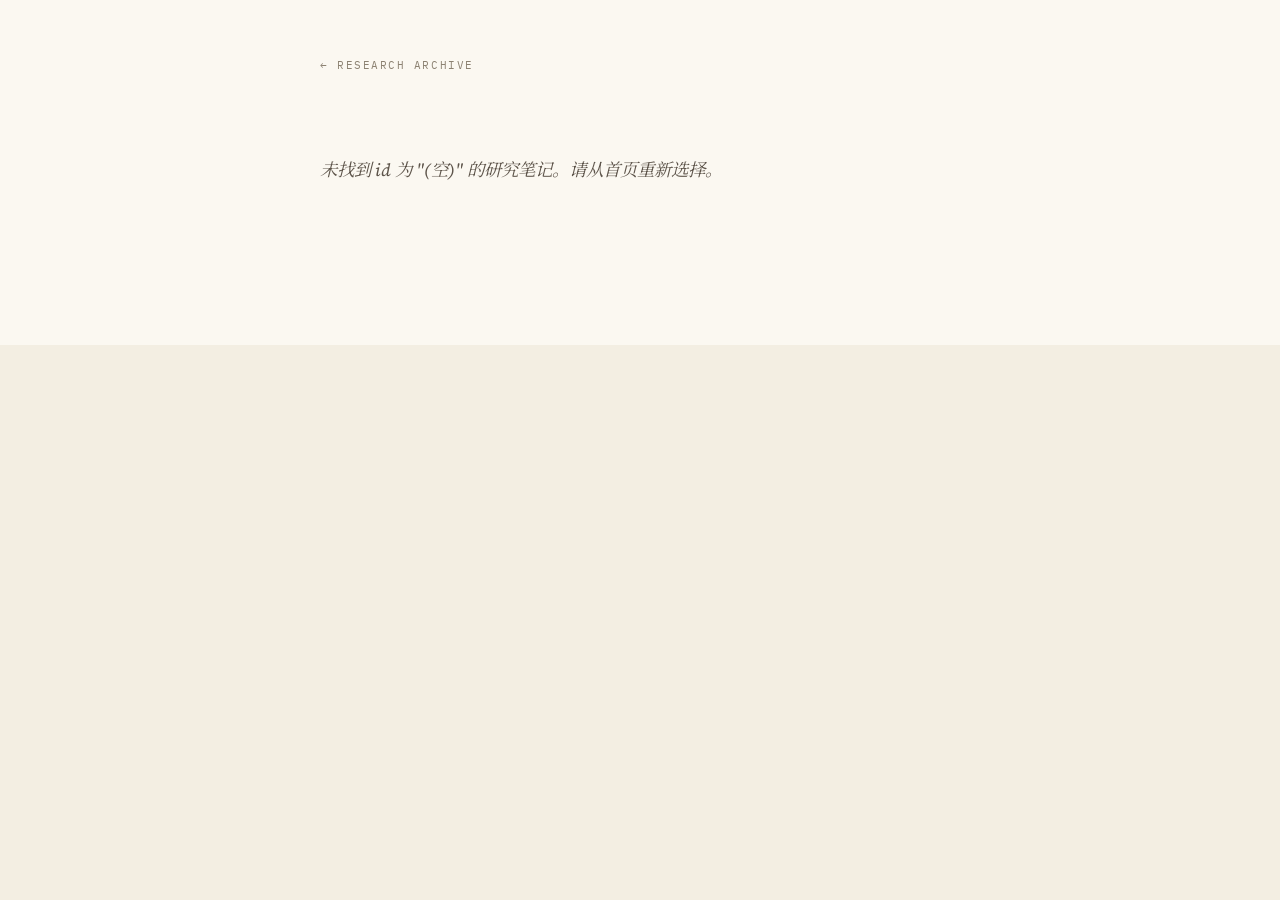
<file: view.html>
<!DOCTYPE html>
<html lang="zh-CN">
<head>
<meta charset="UTF-8">
<meta name="viewport" content="width=device-width, initial-scale=1.0">
<title>Research Note</title>
<link rel="preconnect" href="https://fonts.googleapis.com">
<link rel="preconnect" href="https://fonts.gstatic.com" crossorigin>
<link href="https://fonts.googleapis.com/css2?family=Source+Serif+4:ital,opsz,wght@0,8..60,300;0,8..60,400;0,8..60,500;0,8..60,600;0,8..60,700;1,8..60,400;1,8..60,500&family=Noto+Serif+SC:wght@300;400;500;600;700&family=IBM+Plex+Mono:wght@400;500&display=swap" rel="stylesheet">
<link rel="stylesheet" href="assets/style.css">
</head>
<body>

<div id="memo-root"></div>

<script src="assets/data.js"></script>
<script src="assets/render.js"></script>
<script>
  // Read ?id= from URL
  const params = new URLSearchParams(window.location.search);
  const id = params.get("id");
  const memo = MEMOS.find(m => m.id === id);
  const root = document.getElementById("memo-root");

  if (!memo) {
    root.innerHTML = `
      <div class="memo-page">
        <a href="index.html" class="back-link">Research Archive</a>
        <p style="color:var(--ink-soft);font-style:italic;padding:40px 0">
          未找到 id 为 "${id || "(空)"}" 的研究笔记。请从首页重新选择。
        </p>
      </div>
    `;
  } else {
    // Set document title
    const plainTitle = memo.title.replace(/<[^>]+>/g, "");
    document.title = plainTitle + " · Research Archive";

    // Render
    root.innerHTML = renderMemo(memo);

    // Initialize tab switching if multiview
    if (memo.template === "multiview") {
      initMultiview();
    }
  }
</script>

</body>
</html>
</file>
<file: assets/style.css>
/* ================================================================
   Research Archive · Shared Stylesheet
   ================================================================
   Design tokens first, then: homepage, base memo, evidence,
   dashboard, multiview. Edit tokens to retune the whole archive.
   ================================================================ */

:root {
  /* ----- Color tokens ----- */
  --paper:       #FBF8F1;
  --paper-edge:  #F3EEE2;
  --paper-warm:  #F7F1E2;
  --ink:         #1C1A17;
  --ink-body:    #2A2622;
  --ink-soft:    #5D544A;
  --ink-muted:   #8C8272;
  --rule:        #D4C9B4;
  --rule-soft:   #E8DFCC;
  --accent:      #8B2817;
  --accent-soft: #C68578;
  --moss:        #4A5D3A;

  /* ----- Typography tokens ----- */
  --font-serif:  "Source Serif 4", "Noto Serif SC", Georgia, serif;
  --font-mono:   "IBM Plex Mono", ui-monospace, monospace;
}

* { box-sizing: border-box; margin: 0; padding: 0; }
html { scroll-behavior: smooth; background: var(--paper-edge); }

body {
  background: var(--paper);
  color: var(--ink-body);
  font-family: var(--font-serif);
  font-size: 17.5px;
  line-height: 1.72;
  font-variation-settings: "opsz" 14;
  -webkit-font-smoothing: antialiased;
  text-rendering: optimizeLegibility;
  font-feature-settings: "liga", "kern", "onum";
}

a { color: inherit; text-decoration: none; }

/* =================================================================
   HOMEPAGE · Archive listing
   ================================================================= */

.archive-page {
  max-width: 1200px;
  margin: 0 auto;
  padding: 56px 48px 120px;
}

.archive-head {
  padding-bottom: 28px;
  border-bottom: 1px solid var(--rule);
  margin-bottom: 32px;
  display: flex;
  justify-content: space-between;
  align-items: baseline;
}
.archive-head h1 {
  font-weight: 400;
  font-size: 36px;
  letter-spacing: -0.02em;
  color: var(--ink);
  font-variation-settings: "opsz" 60;
}
.archive-head h1 em { font-style: italic; font-weight: 400; }
.archive-meta {
  font-family: var(--font-mono);
  font-size: 11px;
  letter-spacing: 0.12em;
  text-transform: uppercase;
  color: var(--ink-muted);
  text-align: right;
  line-height: 1.8;
}
.archive-meta .dot {
  display: inline-block;
  width: 6px; height: 6px;
  background: var(--accent);
  border-radius: 0;
  margin-right: 6px;
  vertical-align: 2px;
}

/* Filter bar */
.filter-bar {
  padding: 20px 0;
  border-bottom: 1px solid var(--rule);
  margin-bottom: 40px;
}
.filter-row {
  display: flex;
  align-items: center;
  gap: 20px;
  flex-wrap: wrap;
}
.filter-row + .filter-row { margin-top: 14px; }

.cat-tabs {
  display: flex;
  gap: 2px;
}
.cat-tab {
  font-family: var(--font-mono);
  font-size: 11px;
  letter-spacing: 0.12em;
  text-transform: uppercase;
  color: var(--ink-muted);
  padding: 8px 14px;
  cursor: pointer;
  background: transparent;
  border: 1px solid transparent;
  transition: all 0.15s ease;
}
.cat-tab:hover { color: var(--ink-soft); background: var(--paper-warm); }
.cat-tab.active {
  color: var(--accent);
  background: var(--paper-warm);
  border-color: var(--rule);
}

.search-box {
  margin-left: auto;
  background: var(--paper-warm);
  border: 1px solid var(--rule);
  padding: 8px 14px;
  font-family: var(--font-mono);
  font-size: 12px;
  color: var(--ink);
  min-width: 220px;
  outline: none;
}
.search-box:focus { border-color: var(--accent); }
.search-box::placeholder { color: var(--ink-muted); }

.tag-cloud {
  display: flex;
  gap: 6px;
  flex-wrap: wrap;
  align-items: center;
}
.tag-cloud-label {
  font-family: var(--font-mono);
  font-size: 10px;
  letter-spacing: 0.14em;
  color: var(--ink-muted);
  text-transform: uppercase;
  margin-right: 6px;
}
.tag-chip {
  font-family: var(--font-mono);
  font-size: 11px;
  padding: 4px 10px;
  background: transparent;
  border: 1px solid var(--rule);
  color: var(--ink-soft);
  cursor: pointer;
  transition: all 0.15s ease;
  letter-spacing: 0.02em;
}
.tag-chip:hover { border-color: var(--ink-soft); color: var(--ink); }
.tag-chip.active {
  background: var(--accent);
  border-color: var(--accent);
  color: var(--paper);
}
.tag-clear {
  font-family: var(--font-mono);
  font-size: 10px;
  letter-spacing: 0.12em;
  text-transform: uppercase;
  color: var(--accent);
  cursor: pointer;
  margin-left: 8px;
  padding: 4px 0;
}

/* Cards grid */
.cards-grid {
  display: grid;
  grid-template-columns: repeat(3, 1fr);
  gap: 1px;
  background: var(--rule-soft);
  border: 1px solid var(--rule-soft);
}

.card {
  background: var(--paper);
  padding: 28px 28px 24px;
  cursor: pointer;
  transition: background 0.2s ease;
  display: flex;
  flex-direction: column;
  min-height: 280px;
}
.card:hover { background: var(--paper-warm); }

.card-head {
  display: flex;
  justify-content: space-between;
  align-items: baseline;
  margin-bottom: 18px;
  font-family: var(--font-mono);
  font-size: 10.5px;
  letter-spacing: 0.14em;
  text-transform: uppercase;
}
.card-category { color: var(--accent); font-weight: 500; }
.card-date { color: var(--ink-muted); }

.card-ticker {
  font-family: var(--font-mono);
  font-size: 11px;
  letter-spacing: 0.08em;
  color: var(--ink-soft);
  margin-bottom: 10px;
}
.card-ticker strong { color: var(--ink); font-weight: 500; }

.card-title {
  font-family: var(--font-serif);
  font-size: 22px;
  font-weight: 500;
  line-height: 1.25;
  color: var(--ink);
  margin-bottom: 14px;
  font-variation-settings: "opsz" 28;
}

.card-summary {
  font-size: 14.5px;
  line-height: 1.55;
  color: var(--ink-soft);
  flex: 1;
  overflow: hidden;
  display: -webkit-box;
  -webkit-line-clamp: 4;
  -webkit-box-orient: vertical;
}

.card-foot {
  display: flex;
  align-items: center;
  justify-content: space-between;
  gap: 8px;
  margin-top: 18px;
  padding-top: 14px;
  border-top: 1px solid var(--rule-soft);
}
.card-tags {
  display: flex;
  gap: 4px;
  flex-wrap: wrap;
}
.card-tag {
  font-family: var(--font-mono);
  font-size: 9.5px;
  letter-spacing: 0.08em;
  padding: 2px 6px;
  background: var(--paper-warm);
  color: var(--ink-muted);
  border: 1px solid var(--rule-soft);
}
.card-template {
  font-family: var(--font-mono);
  font-size: 9.5px;
  letter-spacing: 0.14em;
  text-transform: uppercase;
  color: var(--ink-muted);
  white-space: nowrap;
}
.card-template::before { content: "· "; color: var(--rule); }

.empty-state {
  padding: 80px 40px;
  text-align: center;
  color: var(--ink-muted);
  font-style: italic;
  font-size: 16px;
}

/* =================================================================
   VIEW PAGE · Memo detail
   ================================================================= */

.back-link {
  font-family: var(--font-mono);
  font-size: 11px;
  letter-spacing: 0.14em;
  text-transform: uppercase;
  color: var(--ink-muted);
  margin-bottom: 40px;
  display: inline-block;
}
.back-link:hover { color: var(--accent); }
.back-link::before { content: "← "; }

/* =================================================================
   TEMPLATE · Memo (base)
   ================================================================= */

.memo-page {
  max-width: 720px;
  margin: 0 auto;
  padding: 48px 40px 120px;
}

.memo-masthead {
  display: flex;
  justify-content: space-between;
  font-family: var(--font-mono);
  font-size: 11px;
  letter-spacing: 0.14em;
  text-transform: uppercase;
  color: var(--ink-muted);
  padding-bottom: 24px;
}
.memo-masthead .left::before {
  content: "";
  display: inline-block;
  width: 6px; height: 6px;
  background: var(--accent);
  margin-right: 10px;
  vertical-align: 2px;
}

.memo-header {
  padding-bottom: 48px;
  margin-bottom: 48px;
  border-bottom: 1px solid var(--rule);
}
.memo-header h1 {
  font-weight: 400;
  font-size: 42px;
  line-height: 1.15;
  letter-spacing: -0.015em;
  color: var(--ink);
  margin-bottom: 18px;
  font-variation-settings: "opsz" 60;
}
.memo-header h1 em { font-style: italic; }
.memo-subtitle {
  font-size: 19px;
  line-height: 1.5;
  color: var(--ink-soft);
  font-style: italic;
  margin-bottom: 28px;
  font-variation-settings: "opsz" 20;
}
.memo-byline {
  font-family: var(--font-mono);
  font-size: 11.5px;
  letter-spacing: 0.06em;
  color: var(--ink-muted);
  line-height: 1.85;
}
.memo-byline span { color: var(--ink-soft); }

.memo-lede { margin-bottom: 44px; }
.memo-lede p {
  font-size: 18.5px;
  line-height: 1.68;
  color: var(--ink);
  margin-bottom: 20px;
}
.memo-lede p:first-child::first-letter {
  font-size: 54px;
  line-height: 0.9;
  float: left;
  color: var(--ink);
  margin: 8px 12px -4px 0;
  font-variation-settings: "opsz" 60;
}

.keyfacts {
  margin: 32px 0;
  padding: 18px 0;
  border-top: 1px solid var(--rule);
  border-bottom: 1px solid var(--rule);
  font-family: var(--font-mono);
  font-size: 12px;
  line-height: 1.9;
  color: var(--ink-soft);
}
.keyfacts .r {
  display: flex;
  justify-content: space-between;
  gap: 20px;
}
.keyfacts .k { color: var(--ink-muted); letter-spacing: 0.05em; }
.keyfacts .v { color: var(--ink); font-weight: 500; font-variant-numeric: tabular-nums; }

.memo-section { margin-top: 56px; }
.sec-num {
  font-family: var(--font-mono);
  font-size: 11px;
  letter-spacing: 0.2em;
  color: var(--accent);
  text-transform: uppercase;
  margin-bottom: 14px;
  font-weight: 500;
}
.memo-section h2 {
  font-weight: 500;
  font-size: 26px;
  line-height: 1.25;
  color: var(--ink);
  margin-bottom: 28px;
  font-variation-settings: "opsz" 32;
}
.memo-section h2 em { font-style: italic; font-weight: 400; }
.memo-section h3 {
  font-weight: 600;
  font-size: 17px;
  color: var(--ink);
  margin-top: 28px;
  margin-bottom: 10px;
}
.memo-section p {
  margin-bottom: 18px;
  color: var(--ink-body);
}
.memo-section p b, .memo-section p strong { font-weight: 600; color: var(--ink); }
.memo-section p em { font-style: italic; }

.fig {
  color: var(--accent);
  font-weight: 500;
  font-variant-numeric: oldstyle-nums;
}

.lead-in {
  font-variant: small-caps;
  letter-spacing: 0.05em;
  font-weight: 600;
  color: var(--ink);
}

.pullquote {
  font-style: italic;
  font-size: 19px;
  line-height: 1.55;
  color: var(--ink);
  border-left: 2px solid var(--accent);
  padding: 4px 0 4px 24px;
  margin: 28px 0 28px 8px;
  font-variation-settings: "opsz" 20;
}

.scenario-label {
  font-variant: small-caps;
  letter-spacing: 0.06em;
  font-weight: 600;
  color: var(--accent);
}

.checklist { list-style: none; counter-reset: check; }
.checklist li {
  counter-increment: check;
  padding-left: 36px;
  margin-bottom: 16px;
  position: relative;
  line-height: 1.65;
}
.checklist li::before {
  content: counter(check, decimal-leading-zero);
  position: absolute;
  left: 0; top: 1px;
  font-family: var(--font-mono);
  font-size: 11px;
  color: var(--accent);
  font-weight: 500;
}

.memo-closing {
  margin-top: 56px;
  padding-top: 36px;
  border-top: 1px solid var(--rule);
}
.memo-closing p {
  font-style: italic;
  font-size: 18.5px;
  line-height: 1.65;
  color: var(--ink);
  font-variation-settings: "opsz" 20;
}

.memo-footer {
  margin-top: 56px;
  padding-top: 24px;
  border-top: 1px solid var(--rule);
  font-family: var(--font-mono);
  font-size: 10.5px;
  letter-spacing: 0.1em;
  color: var(--ink-muted);
  text-transform: uppercase;
  line-height: 1.8;
}

/* =================================================================
   TEMPLATE · Evidence (sidenotes)
   ================================================================= */

.evidence-page {
  max-width: 1180px;
  margin: 0 auto;
  padding: 48px 40px 120px;
}
.evidence-page .memo-header { max-width: 720px; }
.evidence-layout {
  display: grid;
  grid-template-columns: minmax(0, 720px) 280px;
  gap: 48px;
  align-items: start;
}
.evidence-layout > main { min-width: 0; }
.evidence-row { display: contents; }
.evidence-row > main { grid-column: 1; }
.evidence-row > aside { grid-column: 2; }

.sidenote {
  font-family: var(--font-serif);
  font-size: 12.5px;
  line-height: 1.55;
  color: var(--ink-soft);
  padding: 14px 16px;
  background: transparent;
  border-left: 2px solid var(--rule);
  margin-bottom: 20px;
  font-variation-settings: "opsz" 12;
}
.sidenote-head {
  font-family: var(--font-mono);
  font-size: 9.5px;
  letter-spacing: 0.14em;
  text-transform: uppercase;
  color: var(--accent);
  margin-bottom: 8px;
  font-weight: 500;
}
.sidenote table {
  width: 100%;
  border-collapse: collapse;
  font-family: var(--font-mono);
  font-size: 11px;
  margin-top: 6px;
}
.sidenote td {
  padding: 3px 0;
  border-bottom: 1px dotted var(--rule);
  color: var(--ink-soft);
}
.sidenote td:last-child {
  text-align: right;
  color: var(--ink);
  font-weight: 500;
  font-variant-numeric: tabular-nums;
}
.sidenote td.hi, .sidenote tr.hi td:last-child { color: var(--accent); }
.sidenote .cite {
  font-family: var(--font-mono);
  font-size: 10px;
  color: var(--ink-muted);
  margin-top: 10px;
  letter-spacing: 0.03em;
}

/* =================================================================
   TEMPLATE · Dashboard
   ================================================================= */

.dashboard-page {
  max-width: 1200px;
  margin: 0 auto;
  padding: 48px 40px 120px;
}
.dashboard-page .memo-header { border-bottom: none; margin-bottom: 20px; }
.dashboard-page .memo-lede { max-width: 720px; margin-left: auto; margin-right: auto; }
.dashboard-page .memo-section { max-width: 720px; margin-left: auto; margin-right: auto; }
.dashboard-page .memo-closing { max-width: 720px; margin-left: auto; margin-right: auto; }
.dashboard-page .memo-footer { max-width: 720px; margin-left: auto; margin-right: auto; }

.dashboard {
  display: grid;
  grid-template-columns: 1.3fr 1fr;
  gap: 24px;
  margin-bottom: 48px;
  padding: 28px 0;
  border-top: 1px solid var(--rule);
  border-bottom: 1px solid var(--rule);
}
.dash-module {
  padding: 20px 24px;
  transition: background 0.2s ease;
  border: 1px solid transparent;
}
.dash-module:hover { background: var(--paper-warm); }
.dash-head {
  display: flex;
  justify-content: space-between;
  align-items: baseline;
  margin-bottom: 14px;
}
.dash-label {
  font-family: var(--font-mono);
  font-size: 10.5px;
  letter-spacing: 0.16em;
  color: var(--ink-muted);
  text-transform: uppercase;
}
.price-main {
  font-family: var(--font-serif);
  font-size: 48px;
  font-weight: 400;
  line-height: 1;
  color: var(--ink);
  letter-spacing: -0.02em;
  font-variation-settings: "opsz" 60;
}
.price-main .currency {
  font-size: 22px;
  color: var(--ink-muted);
  vertical-align: top;
  margin-right: 2px;
}
.price-change {
  font-family: var(--font-mono);
  font-size: 13px;
  color: var(--moss);
  margin-top: 6px;
}
.dash-grid-2 {
  display: grid;
  grid-template-columns: repeat(2, 1fr);
  gap: 2px;
  background: var(--rule-soft);
  border: 1px solid var(--rule-soft);
}
.fin-cell {
  background: var(--paper);
  padding: 16px 18px;
}
.fin-label {
  font-family: var(--font-mono);
  font-size: 9.5px;
  letter-spacing: 0.14em;
  color: var(--ink-muted);
  text-transform: uppercase;
  margin-bottom: 8px;
}
.fin-value {
  font-family: var(--font-serif);
  font-size: 24px;
  font-weight: 400;
  line-height: 1;
  color: var(--ink);
  letter-spacing: -0.01em;
  font-variation-settings: "opsz" 28;
}
.fin-delta {
  font-family: var(--font-mono);
  font-size: 11px;
  margin-top: 6px;
  color: var(--moss);
}
.fin-delta.warn { color: var(--accent); }

.bar-chart {
  display: flex;
  align-items: flex-end;
  gap: 6px;
  height: 140px;
  margin-top: 12px;
}
.bar-item {
  flex: 1;
  display: flex;
  flex-direction: column;
  align-items: center;
  gap: 6px;
}
.bar-fill {
  width: 100%;
  background: var(--ink-muted);
  min-height: 4px;
  transition: background 0.2s ease;
}
.bar-fill.latest { background: var(--accent); }
.bar-label {
  font-family: var(--font-mono);
  font-size: 9px;
  letter-spacing: 0.04em;
  color: var(--ink-muted);
  text-align: center;
}

/* =================================================================
   TEMPLATE · Multiview
   ================================================================= */

.multiview-page {
  max-width: 960px;
  margin: 0 auto;
  padding: 48px 40px 120px;
}
.multiview-page .memo-header { max-width: 720px; }

.view-switch {
  display: flex;
  margin: 32px 0 48px;
  border-top: 1px solid var(--rule);
  border-bottom: 1px solid var(--rule);
  max-width: 720px;
}
.vs-btn {
  flex: 1;
  padding: 16px 20px;
  background: transparent;
  border: none;
  border-right: 1px solid var(--rule-soft);
  font-family: var(--font-mono);
  font-size: 11px;
  letter-spacing: 0.14em;
  text-transform: uppercase;
  color: var(--ink-muted);
  cursor: pointer;
  transition: all 0.2s ease;
  text-align: left;
}
.vs-btn:last-child { border-right: none; }
.vs-btn:hover { background: var(--paper-warm); color: var(--ink-soft); }
.vs-btn.active { background: var(--paper-warm); color: var(--accent); }
.vs-btn .vs-num { color: var(--ink-muted); margin-right: 8px; }
.vs-btn.active .vs-num { color: var(--accent); }
.vs-btn .vs-sub {
  display: block;
  margin-top: 4px;
  font-size: 9.5px;
  color: var(--ink-muted);
  letter-spacing: 0.08em;
  text-transform: none;
  font-style: italic;
}
.mv-view { display: none; max-width: 720px; }
.mv-view.active { display: block; }

.brief-thesis {
  font-family: var(--font-serif);
  font-size: 21px;
  line-height: 1.55;
  color: var(--ink);
  font-style: italic;
  margin-bottom: 32px;
  padding-left: 24px;
  border-left: 2px solid var(--accent);
  font-variation-settings: "opsz" 24;
}
.brief-stats {
  display: grid;
  grid-template-columns: repeat(3, 1fr);
  gap: 2px;
  background: var(--rule-soft);
  border: 1px solid var(--rule-soft);
  margin-bottom: 40px;
}
.brief-stat { background: var(--paper); padding: 16px 18px; }
.brief-stat-label {
  font-family: var(--font-mono);
  font-size: 9.5px;
  letter-spacing: 0.14em;
  color: var(--ink-muted);
  text-transform: uppercase;
  margin-bottom: 6px;
}
.brief-stat-value {
  font-family: var(--font-serif);
  font-size: 22px;
  color: var(--ink);
  font-variation-settings: "opsz" 28;
  line-height: 1.1;
}
.brief-stat-delta {
  font-family: var(--font-mono);
  font-size: 10.5px;
  color: var(--moss);
  margin-top: 4px;
}
.brief-stat-delta.warn { color: var(--accent); }

.data-table-block {
  margin-bottom: 32px;
}
.data-table-block h4 {
  font-family: var(--font-serif);
  font-size: 17px;
  font-weight: 500;
  color: var(--ink);
  margin-bottom: 4px;
}
.data-table-block .desc {
  font-size: 12.5px;
  color: var(--ink-soft);
  margin-bottom: 10px;
  font-style: italic;
  line-height: 1.5;
}
.data-table {
  width: 100%;
  border-collapse: collapse;
  font-family: var(--font-mono);
  font-size: 12px;
}
.data-table td {
  padding: 5px 0;
  border-bottom: 1px dotted var(--rule);
  color: var(--ink-soft);
}
.data-table td:last-child {
  text-align: right;
  color: var(--ink);
  font-weight: 500;
  font-variant-numeric: tabular-nums;
}
.data-table tr.hi td, .data-table tr.hi td:last-child { color: var(--accent); }

.data-grid {
  display: grid;
  grid-template-columns: repeat(2, 1fr);
  gap: 32px;
}

/* =================================================================
   RESPONSIVE
   ================================================================= */

@media (max-width: 900px) {
  .cards-grid { grid-template-columns: 1fr 1fr; }
  .dashboard { grid-template-columns: 1fr; }
  .evidence-layout { grid-template-columns: 1fr; max-width: 720px; margin: 0 auto; }
  .evidence-row { display: block; }
  .evidence-row > aside { margin-top: 8px; margin-bottom: 24px; }
  .data-grid { grid-template-columns: 1fr; }
}

@media (max-width: 640px) {
  .archive-page { padding: 32px 20px 80px; }
  .memo-page, .evidence-page, .dashboard-page, .multiview-page {
    padding: 32px 20px 80px;
  }
  body { font-size: 16.5px; }
  .archive-head { flex-direction: column; align-items: flex-start; gap: 10px; }
  .archive-head h1 { font-size: 28px; }
  .archive-meta { text-align: left; }
  .memo-header h1 { font-size: 30px; }
  .cards-grid { grid-template-columns: 1fr; }
  .filter-row { gap: 10px; }
  .search-box { margin-left: 0; width: 100%; min-width: auto; }
  .view-switch { flex-direction: column; }
  .vs-btn { border-right: none; border-bottom: 1px solid var(--rule-soft); }
  .vs-btn:last-child { border-bottom: none; }
  .brief-stats { grid-template-columns: 1fr; }
  .keyfacts .r { flex-direction: column; gap: 0; }
}
</file>
